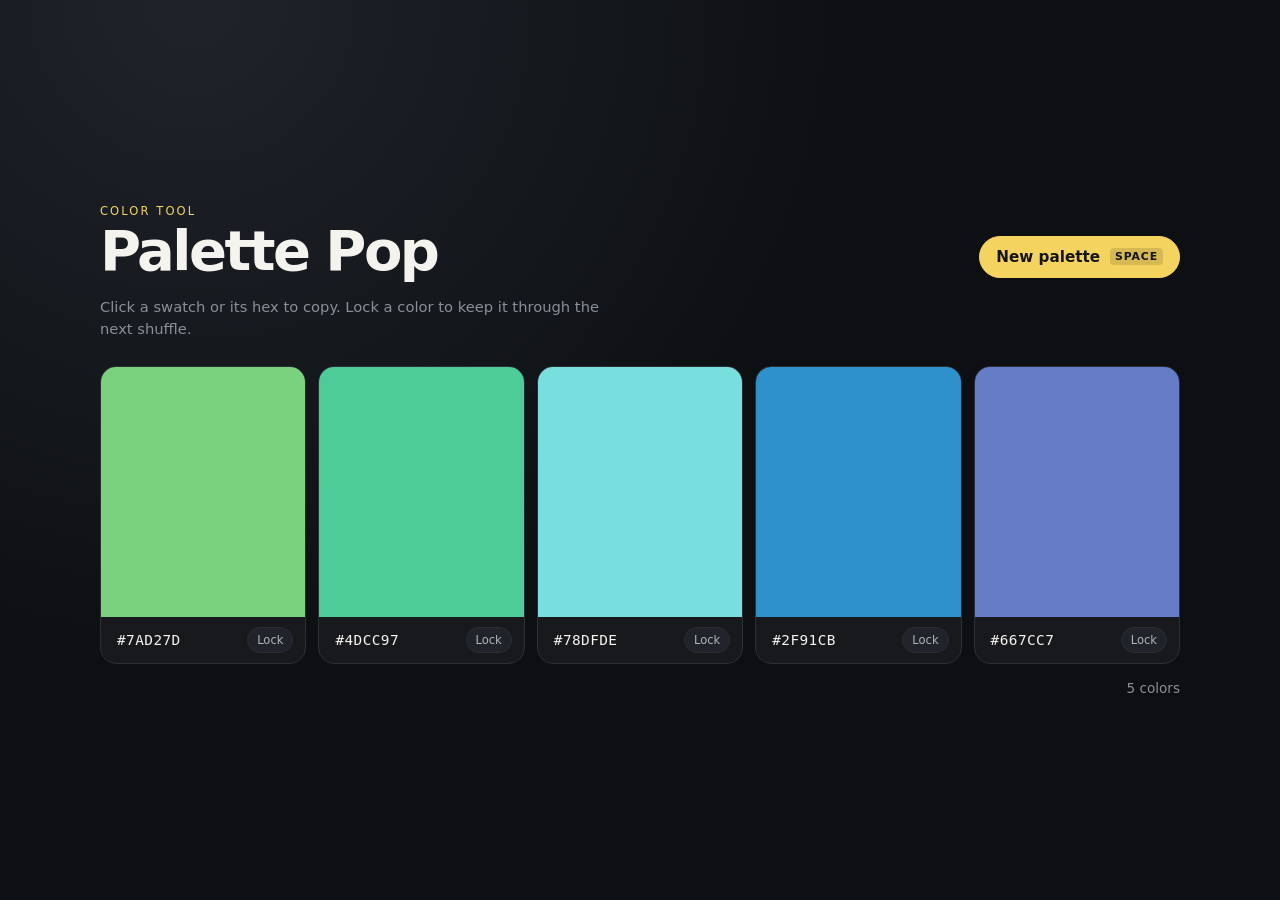
<file: 21-palette/index.html>
<!DOCTYPE html>
<html lang="en">
<head>
  <meta charset="utf-8">
  <meta name="viewport" content="width=device-width, initial-scale=1">
  <title>Palette Pop - color palette generator</title>
  <link rel="stylesheet" href="style.css">
</head>
<body>
  <main class="app">
    <header class="top">
      <div>
        <p class="eyebrow">Color tool</p>
        <h1>Palette Pop</h1>
      </div>
      <button id="generate-btn" class="primary" type="button">
        New palette <kbd>space</kbd>
      </button>
    </header>

    <p class="hint">
      Click a swatch or its hex to copy. Lock a color to keep it through the
      next shuffle.
    </p>

    <section id="palette" class="palette" aria-label="Generated color palette"></section>

    <footer class="foot">
      <span id="toast" class="toast" role="status" aria-live="polite"></span>
      <span class="count">5 colors</span>
    </footer>
  </main>
  <script src="app.js"></script>
</body>
</html>
</file>
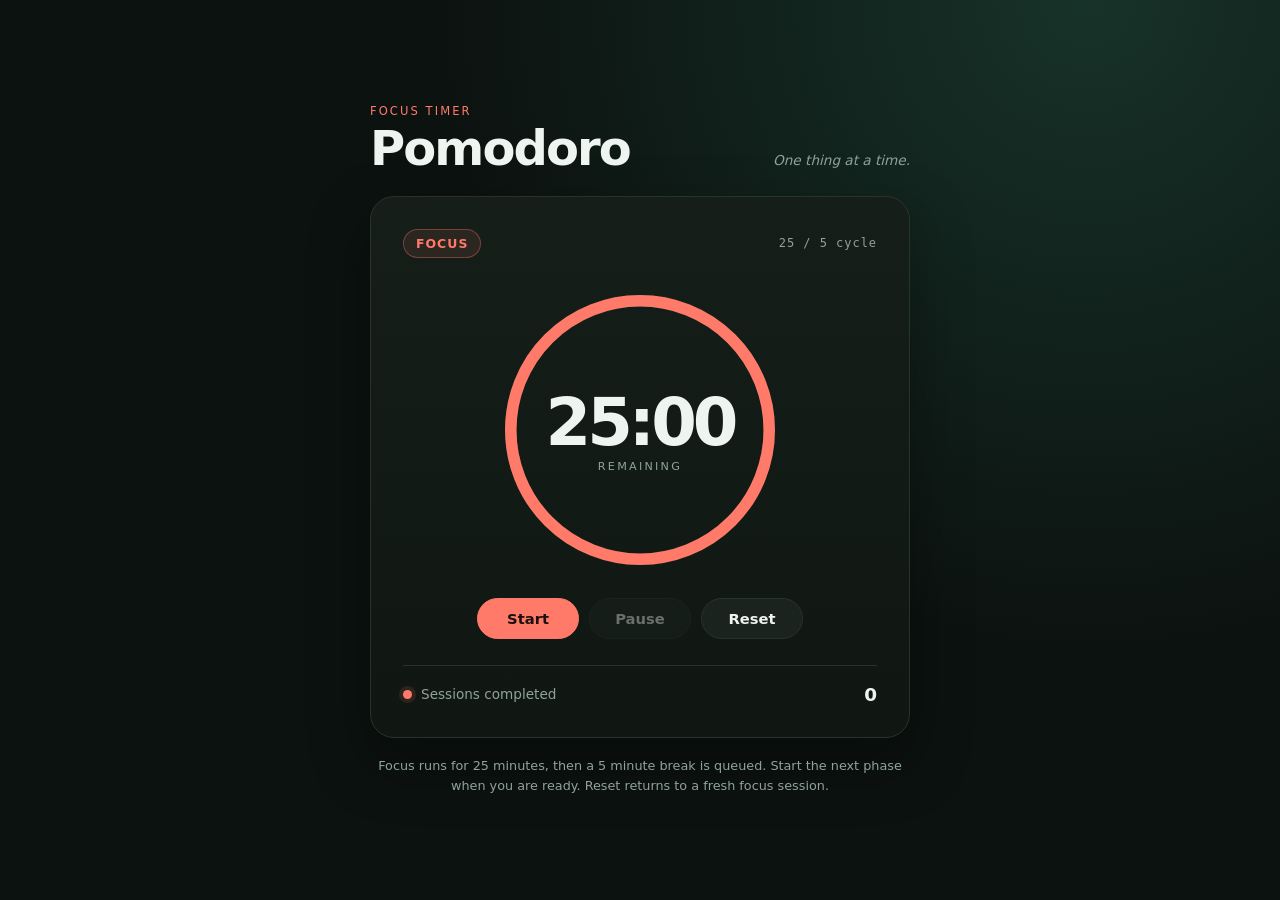
<file: 22-pomodoro/index.html>
<!DOCTYPE html>
<html lang="en">
<head>
  <meta charset="utf-8">
  <meta name="viewport" content="width=device-width, initial-scale=1">
  <title>Pomodoro - focus timer</title>
  <link rel="stylesheet" href="style.css">
</head>
<body>
  <main class="app">
    <header class="top">
      <div>
        <p class="eyebrow">Focus timer</p>
        <h1>Pomodoro</h1>
      </div>
      <p class="phrase">One thing at a time.</p>
    </header>

    <section id="timer-card" class="timer-card" data-phase="work">
      <div class="phase-row">
        <span id="mode" class="phase" aria-live="polite">Focus</span>
        <span class="cycle">25 / 5 cycle</span>
      </div>

      <div class="dial">
        <svg class="ring" viewBox="0 0 260 260" aria-hidden="true">
          <circle class="ring-bg" cx="130" cy="130" r="112"></circle>
          <circle id="ring-progress" class="ring-progress" cx="130" cy="130" r="112"></circle>
        </svg>
        <div class="readout">
          <span id="time" role="timer" aria-live="off">25:00</span>
          <span class="caption">remaining</span>
        </div>
      </div>

      <div class="controls">
        <button id="start" class="primary" type="button">Start</button>
        <button id="pause" class="ghost" type="button" disabled>Pause</button>
        <button id="reset" class="ghost" type="button">Reset</button>
      </div>

      <div class="session-row">
        <span class="marker" aria-hidden="true"></span>
        <span>Sessions completed</span>
        <strong id="session-count">0</strong>
      </div>
    </section>

    <p class="note">
      Focus runs for 25 minutes, then a 5 minute break is queued. Start the next
      phase when you are ready. Reset returns to a fresh focus session.
    </p>
  </main>
  <script src="app.js"></script>
</body>
</html>
</file>
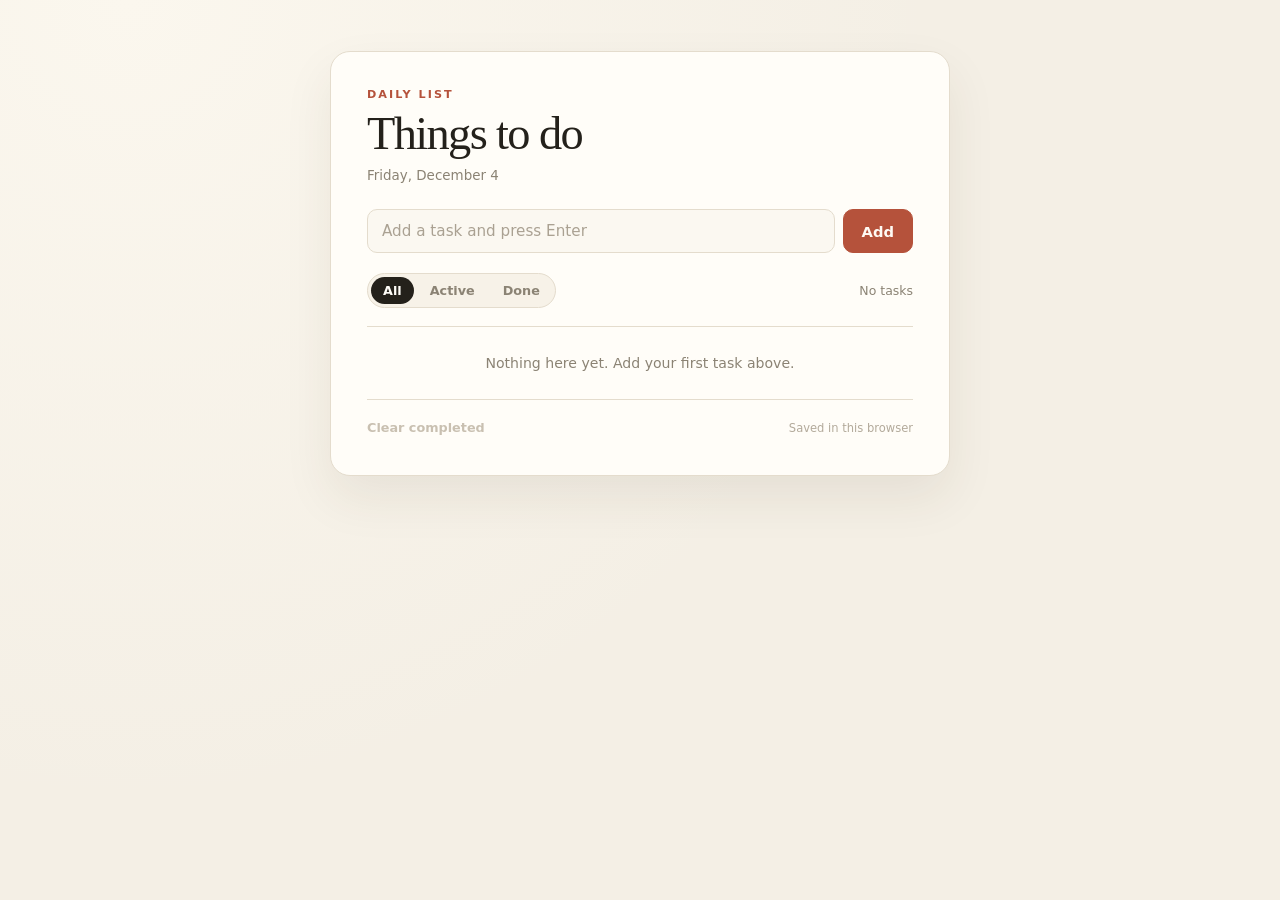
<file: 23-todo/index.html>
<!DOCTYPE html>
<html lang="en">
<head>
  <meta charset="utf-8">
  <meta name="viewport" content="width=device-width, initial-scale=1">
  <title>Things to do - local todo list</title>
  <link rel="stylesheet" href="style.css">
</head>
<body>
  <main class="app">
    <header class="top">
      <p class="eyebrow">Daily list</p>
      <h1>Things to do</h1>
      <p id="today" class="today"></p>
    </header>

    <form id="todo-form" class="composer" autocomplete="off">
      <label class="sr-only" for="todo-input">New task</label>
      <input id="todo-input" type="text" maxlength="120" required
             placeholder="Add a task and press Enter">
      <button class="add" type="submit">Add</button>
    </form>

    <div class="toolbar">
      <div class="filters" role="group" aria-label="Filter tasks">
        <button id="filter-all" type="button" class="active" data-filter="all"
                aria-pressed="true">All</button>
        <button id="filter-active" type="button" data-filter="active"
                aria-pressed="false">Active</button>
        <button id="filter-done" type="button" data-filter="done"
                aria-pressed="false">Done</button>
      </div>
      <span id="item-count" class="count">No tasks</span>
    </div>

    <ul id="todo-list" class="list" aria-label="Tasks"></ul>

    <footer class="foot">
      <button id="clear-done" class="clear" type="button" disabled>Clear completed</button>
      <span class="save-note">Saved in this browser</span>
    </footer>
  </main>
  <script src="app.js"></script>
</body>
</html>
</file>
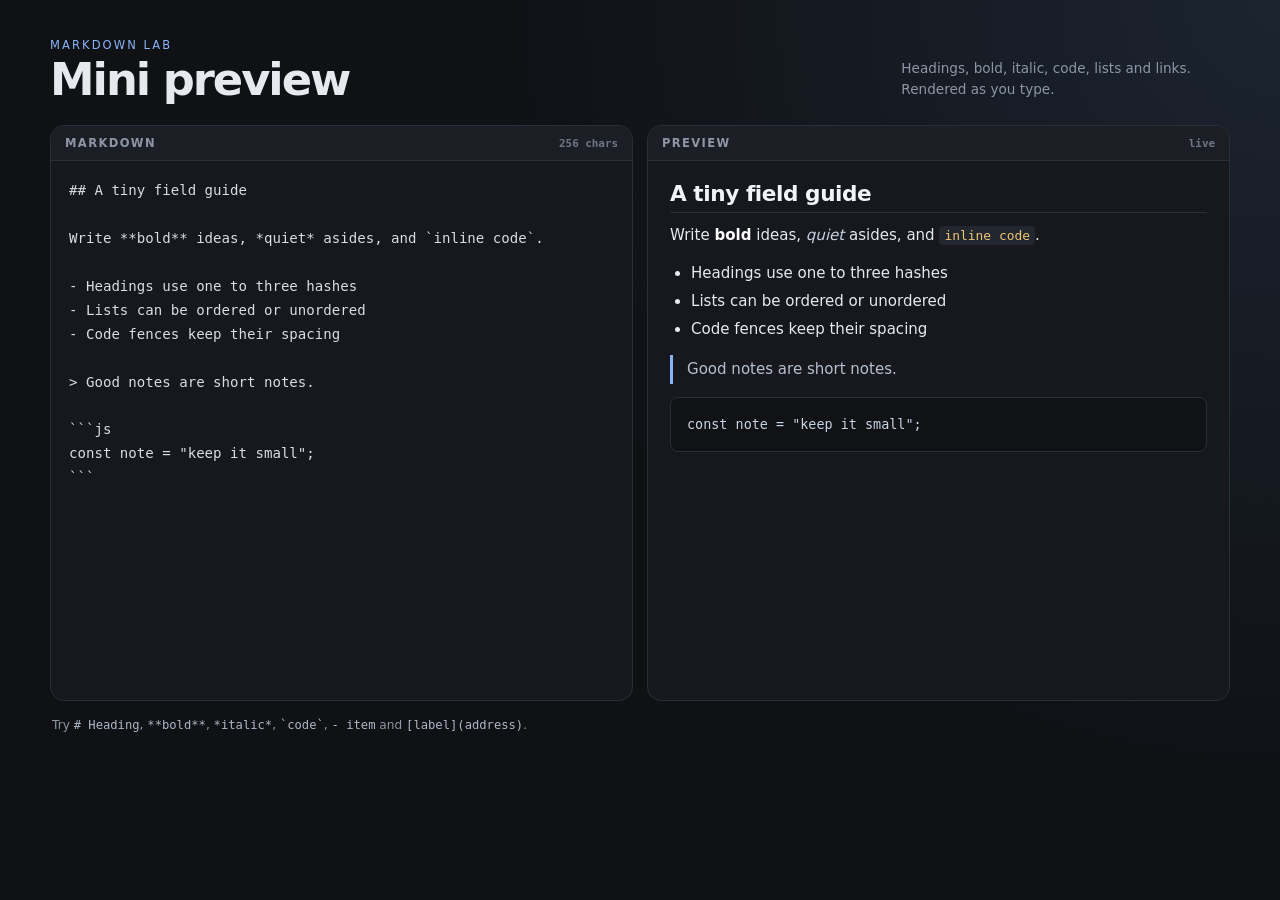
<file: 24-md-preview/index.html>
<!DOCTYPE html>
<html lang="en">
<head>
  <meta charset="utf-8">
  <meta name="viewport" content="width=device-width, initial-scale=1">
  <title>Mini Markdown - live preview</title>
  <link rel="stylesheet" href="style.css">
</head>
<body>
  <main class="app">
    <header class="top">
      <div>
        <p class="eyebrow">Markdown lab</p>
        <h1>Mini preview</h1>
      </div>
      <p class="hint">Headings, bold, italic, code, lists and links. Rendered as you type.</p>
    </header>

    <section class="editor-grid">
      <div class="pane">
        <div class="pane-head">
          <span>Markdown</span>
          <span id="char-count" class="meta">0 chars</span>
        </div>
        <textarea id="editor" spellcheck="false" aria-label="Markdown source">## A tiny field guide

Write **bold** ideas, *quiet* asides, and `inline code`.

- Headings use one to three hashes
- Lists can be ordered or unordered
- Code fences keep their spacing

> Good notes are short notes.

```js
const note = "keep it small";
```</textarea>
      </div>

      <div class="pane">
        <div class="pane-head">
          <span>Preview</span>
          <span class="meta">live</span>
        </div>
        <div id="preview" class="preview" aria-live="polite"></div>
      </div>
    </section>

    <p class="foot">
      Try <code># Heading</code>, <code>**bold**</code>, <code>*italic*</code>,
      <code>`code`</code>, <code>- item</code> and <code>[label](address)</code>.
    </p>
  </main>
  <script src="app.js"></script>
</body>
</html>
</file>
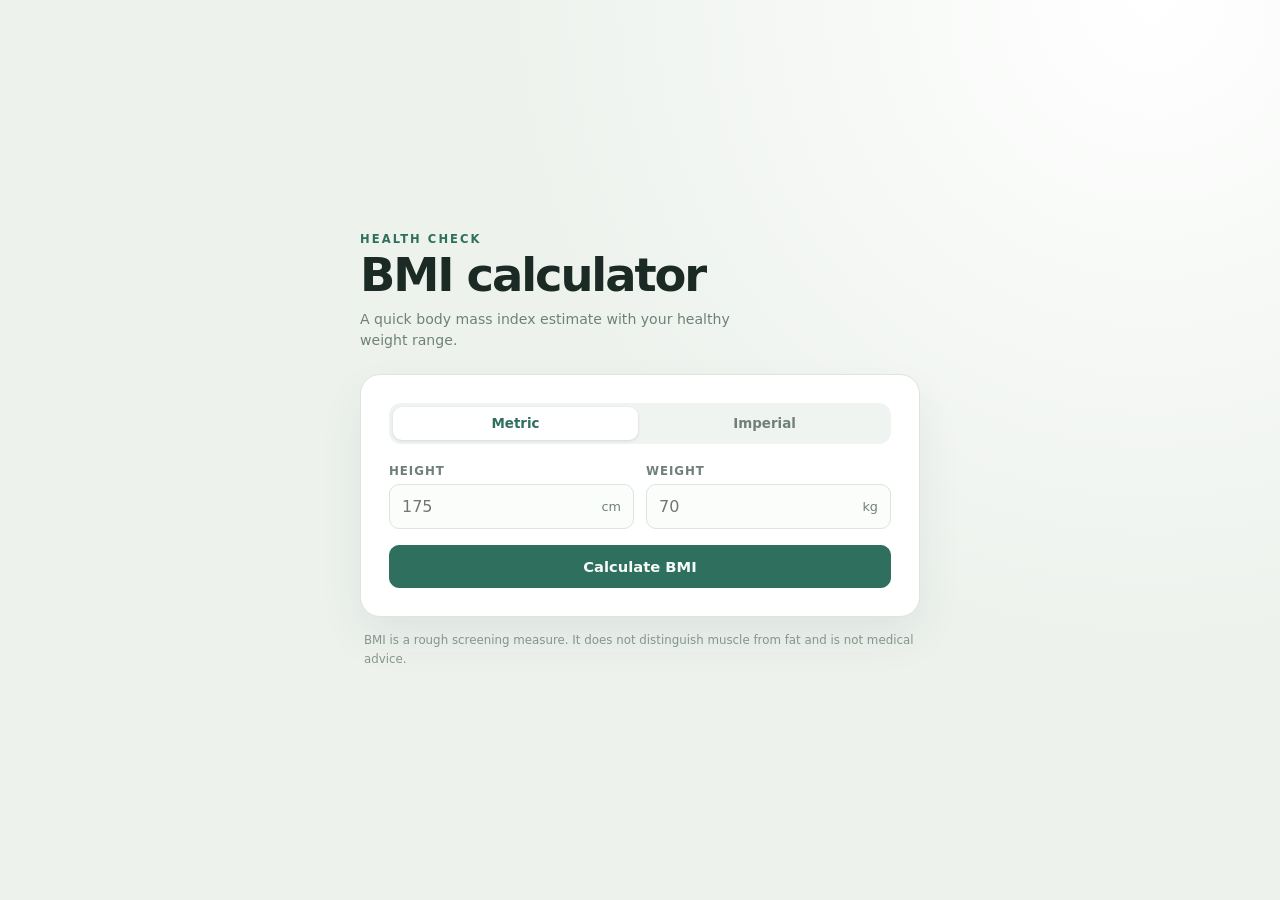
<file: 25-bmi/index.html>
<!DOCTYPE html>
<html lang="en">
<head>
  <meta charset="utf-8">
  <meta name="viewport" content="width=device-width, initial-scale=1">
  <title>BMI calculator</title>
  <link rel="stylesheet" href="style.css">
</head>
<body>
  <main class="app">
    <header class="top">
      <p class="eyebrow">Health check</p>
      <h1>BMI calculator</h1>
      <p class="lede">A quick body mass index estimate with your healthy weight range.</p>
    </header>

    <section class="card">
      <div class="switch" role="radiogroup" aria-label="Unit system">
        <label class="seg">
          <input type="radio" name="units" id="unit-metric" value="metric" checked>
          <span>Metric</span>
        </label>
        <label class="seg">
          <input type="radio" name="units" id="unit-imperial" value="imperial">
          <span>Imperial</span>
        </label>
      </div>

      <form id="bmi-form" novalidate>
        <div class="fields">
          <label class="field" for="height">
            <span class="label">Height</span>
            <span class="input-wrap">
              <input id="height" type="number" inputmode="decimal" step="any"
                     min="1" placeholder="175" autocomplete="off">
              <span id="height-unit" class="unit">cm</span>
            </span>
          </label>

          <label class="field" for="weight">
            <span class="label">Weight</span>
            <span class="input-wrap">
              <input id="weight" type="number" inputmode="decimal" step="any"
                     min="1" placeholder="70" autocomplete="off">
              <span id="weight-unit" class="unit">kg</span>
            </span>
          </label>
        </div>

        <p id="error" class="error" role="alert" hidden></p>
        <button class="primary" type="submit">Calculate BMI</button>
      </form>

      <section id="result" class="result" aria-live="polite" hidden>
        <div class="score">
          <span id="bmi-value">0.0</span>
          <span class="score-label">BMI</span>
        </div>
        <div class="summary">
          <h2 id="bmi-category" class="badge">Normal weight</h2>
          <p id="healthy-range" class="range"></p>
        </div>
        <div class="scale" aria-hidden="true">
          <div class="scale-track">
            <span id="scale-marker" class="marker"></span>
          </div>
          <div class="scale-labels">
            <span>18.5</span>
            <span>25</span>
            <span>30</span>
          </div>
        </div>
      </section>
    </section>

    <p class="fine">BMI is a rough screening measure. It does not distinguish muscle from fat and is not medical advice.</p>
  </main>
  <script src="app.js"></script>
</body>
</html>
</file>
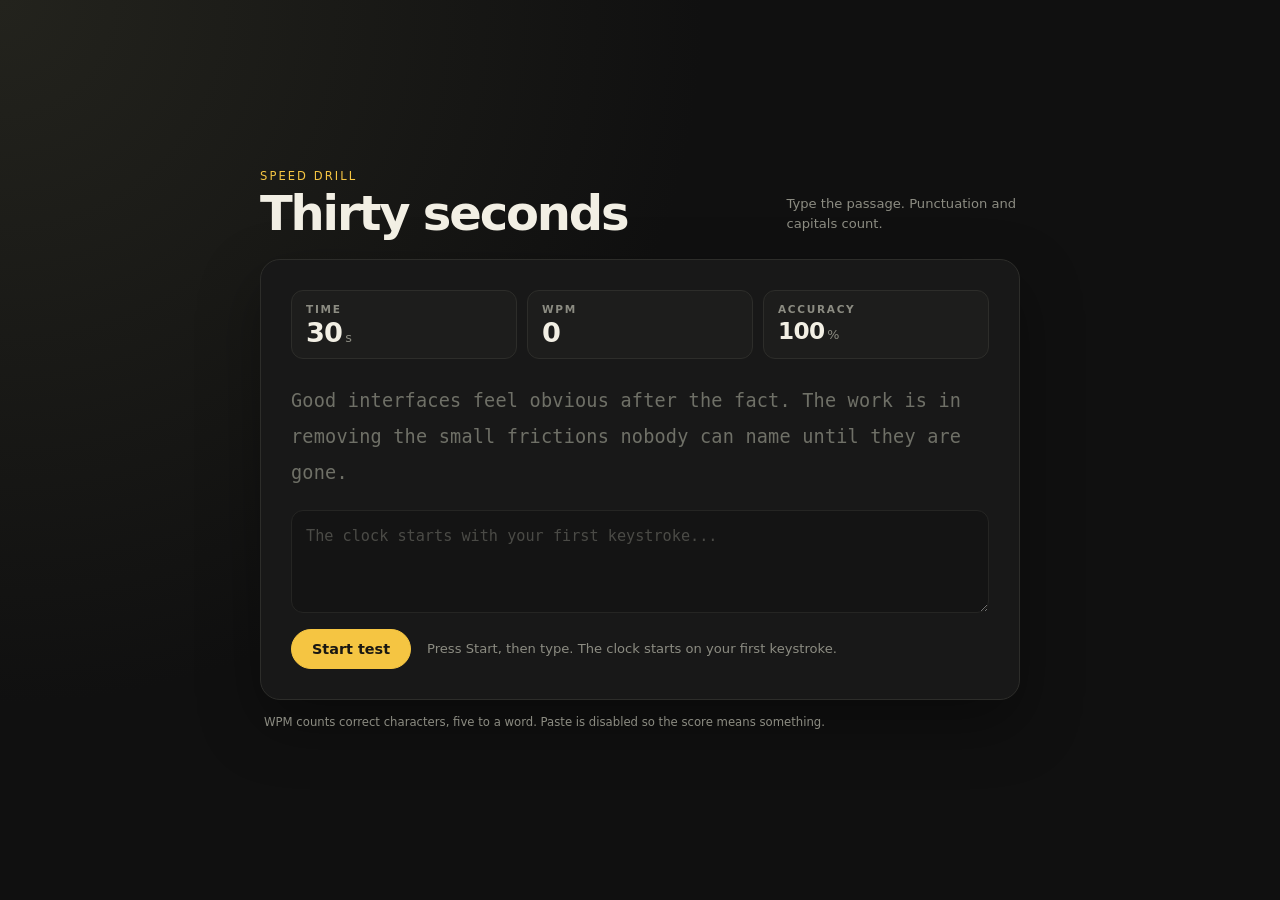
<file: 26-typing-test/index.html>
<!DOCTYPE html>
<html lang="en">
<head>
  <meta charset="utf-8">
  <meta name="viewport" content="width=device-width, initial-scale=1">
  <title>30 second typing test</title>
  <link rel="stylesheet" href="style.css">
</head>
<body>
  <main class="app">
    <header class="top">
      <div>
        <p class="eyebrow">Speed drill</p>
        <h1>Thirty seconds</h1>
      </div>
      <p class="hint">Type the passage. Punctuation and capitals count.</p>
    </header>

    <section class="card">
      <div class="stats">
        <div class="stat">
          <span class="stat-label">Time</span>
          <span class="stat-value"><strong id="time">30</strong><span class="unit">s</span></span>
        </div>
        <div class="stat">
          <span class="stat-label">WPM</span>
          <span class="stat-value"><strong id="wpm">0</strong></span>
        </div>
        <div class="stat">
          <span class="stat-label">Accuracy</span>
          <span class="stat-value"><strong id="accuracy">100</strong><span class="unit">%</span></span>
        </div>
      </div>

      <p id="passage" class="passage" aria-label="Passage to type"></p>

      <label class="sr-only" for="input">Your typing</label>
      <textarea id="input" rows="3" spellcheck="false" autocomplete="off"
                autocapitalize="off" placeholder="The clock starts with your first keystroke..."
                disabled></textarea>

      <div class="actions">
        <button id="start" class="primary" type="button">Start test</button>
        <p id="result" class="result" aria-live="polite">
          Press Start, then type. The clock starts on your first keystroke.
        </p>
      </div>
    </section>

    <p class="foot">WPM counts correct characters, five to a word. Paste is disabled so the score means something.</p>
  </main>
  <script src="app.js"></script>
</body>
</html>
</file>
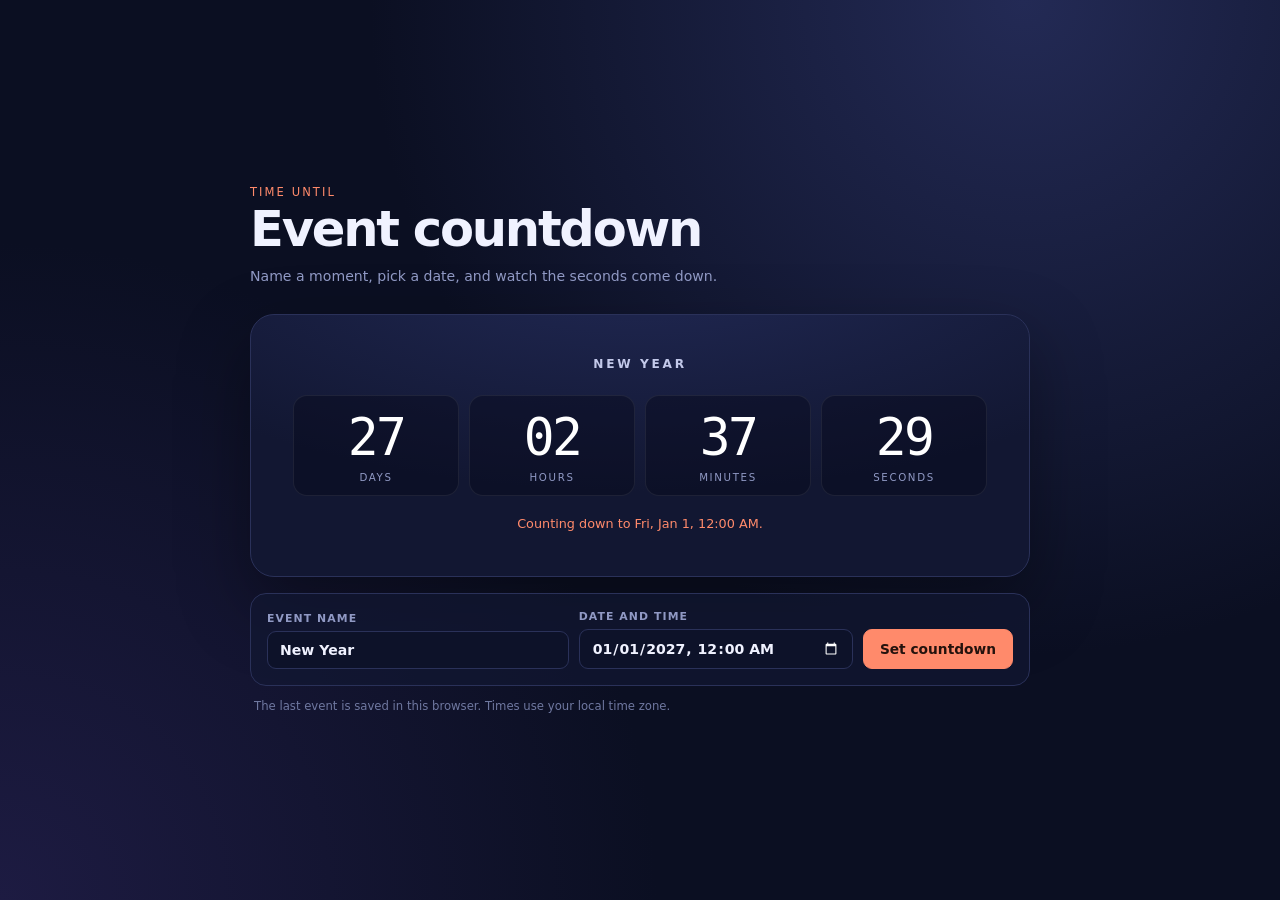
<file: 27-countdown/index.html>
<!DOCTYPE html>
<html lang="en">
<head>
  <meta charset="utf-8">
  <meta name="viewport" content="width=device-width, initial-scale=1">
  <title>Event countdown</title>
  <link rel="stylesheet" href="style.css">
</head>
<body>
  <main class="app">
    <header class="top">
      <p class="eyebrow">Time until</p>
      <h1>Event countdown</h1>
      <p class="lede">Name a moment, pick a date, and watch the seconds come down.</p>
    </header>

    <section class="board" aria-live="polite">
      <p id="event-title" class="event-title">New Year</p>
      <div class="units">
        <div class="unit">
          <span id="days" class="number">00</span>
          <span class="label">days</span>
        </div>
        <div class="unit">
          <span id="hours" class="number">00</span>
          <span class="label">hours</span>
        </div>
        <div class="unit">
          <span id="minutes" class="number">00</span>
          <span class="label">minutes</span>
        </div>
        <div class="unit">
          <span id="seconds" class="number">00</span>
          <span class="label">seconds</span>
        </div>
      </div>
      <p id="message" class="message">Counting down.</p>
    </section>

    <form id="countdown-form" class="controls" autocomplete="off" novalidate>
      <label class="field" for="event-name">
        <span>Event name</span>
        <input id="event-name" type="text" maxlength="40" placeholder="New Year">
      </label>

      <label class="field" for="target-date">
        <span>Date and time</span>
        <input id="target-date" type="datetime-local" required>
      </label>

      <button id="start" class="primary" type="submit">Set countdown</button>
      <p id="error" class="error" role="alert" hidden></p>
    </form>

    <p class="hint">The last event is saved in this browser. Times use your local time zone.</p>
  </main>
  <script src="app.js"></script>
</body>
</html>
</file>
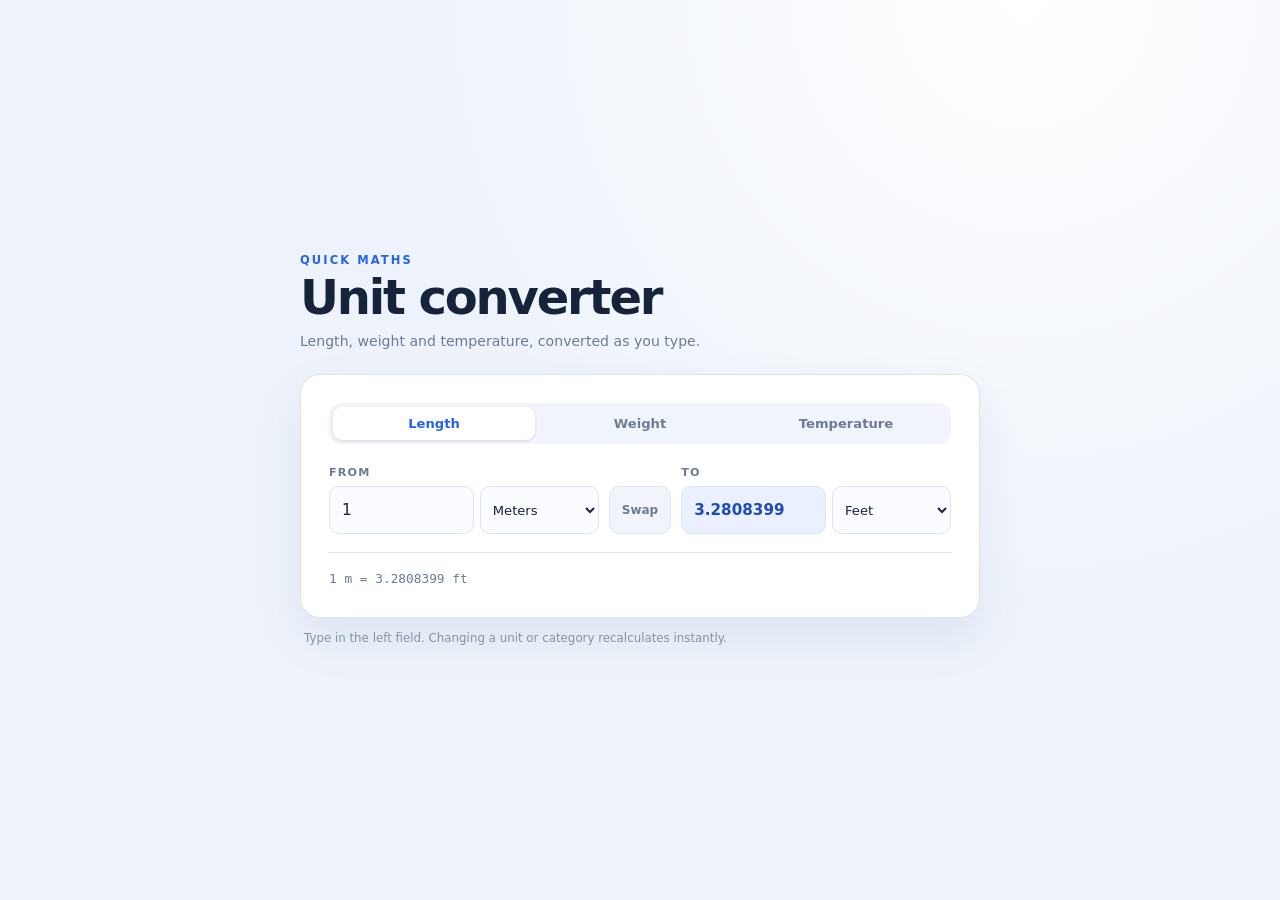
<file: 28-unit-convert-web/index.html>
<!DOCTYPE html>
<html lang="en">
<head>
  <meta charset="utf-8">
  <meta name="viewport" content="width=device-width, initial-scale=1">
  <title>Unit converter - length, weight, temperature</title>
  <link rel="stylesheet" href="style.css">
</head>
<body>
  <main class="app">
    <header class="top">
      <p class="eyebrow">Quick maths</p>
      <h1>Unit converter</h1>
      <p class="lede">Length, weight and temperature, converted as you type.</p>
    </header>

    <section class="card">
      <div class="tabs" role="tablist" aria-label="Conversion category">
        <button class="tab active" type="button" data-category="length"
                role="tab" aria-selected="true">Length</button>
        <button class="tab" type="button" data-category="weight"
                role="tab" aria-selected="false">Weight</button>
        <button class="tab" type="button" data-category="temperature"
                role="tab" aria-selected="false">Temperature</button>
      </div>

      <div class="convert-grid">
        <label class="field" for="input-value">
          <span>From</span>
          <span class="row">
            <input id="input-value" type="number" step="any" inputmode="decimal"
                   value="1" aria-label="Value to convert">
            <select id="from-unit" aria-label="From unit"></select>
          </span>
        </label>

        <button id="swap" class="swap" type="button" aria-label="Swap units">Swap</button>

        <label class="field" for="output-value">
          <span>To</span>
          <span class="row">
            <input id="output-value" type="text" readonly aria-label="Converted value">
            <select id="to-unit" aria-label="To unit"></select>
          </span>
        </label>
      </div>

      <p id="formula" class="formula">1 meter = 3.28084 feet</p>
    </section>

    <p class="hint">Type in the left field. Changing a unit or category recalculates instantly.</p>
  </main>
  <script src="app.js"></script>
</body>
</html>
</file>
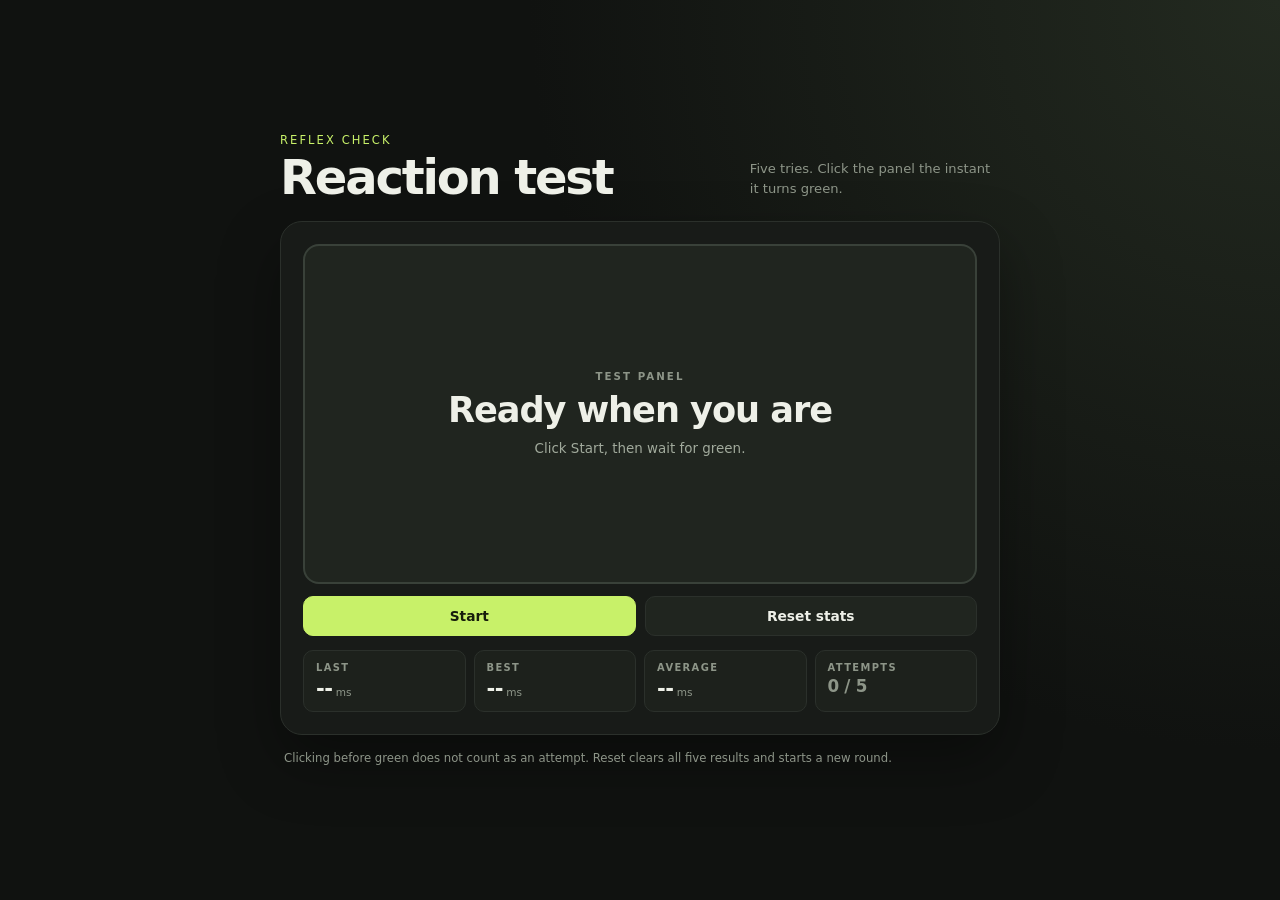
<file: 29-reaction-test/index.html>
<!DOCTYPE html>
<html lang="en">
<head>
  <meta charset="utf-8">
  <meta name="viewport" content="width=device-width, initial-scale=1">
  <title>Reaction test - five tries</title>
  <link rel="stylesheet" href="style.css">
</head>
<body>
  <main class="app">
    <header class="top">
      <div>
        <p class="eyebrow">Reflex check</p>
        <h1>Reaction test</h1>
      </div>
      <p class="hint">Five tries. Click the panel the instant it turns green.</p>
    </header>

    <section class="stage">
      <button id="arena" class="arena" type="button" data-state="idle">
        <span class="arena-kicker">Test panel</span>
        <span id="arena-label" class="arena-label">Ready when you are</span>
        <span id="message" class="arena-message">Click Start, then wait for green.</span>
      </button>

      <div class="actions">
        <button id="start" class="primary" type="button">Start</button>
        <button id="reset" class="ghost" type="button">Reset stats</button>
      </div>

      <div class="stats">
        <div class="stat">
          <span class="stat-label">Last</span>
          <span class="stat-value"><strong id="last">--</strong><small>ms</small></span>
        </div>
        <div class="stat">
          <span class="stat-label">Best</span>
          <span class="stat-value"><strong id="best">--</strong><small>ms</small></span>
        </div>
        <div class="stat">
          <span class="stat-label">Average</span>
          <span class="stat-value"><strong id="average">--</strong><small>ms</small></span>
        </div>
        <div class="stat">
          <span class="stat-label">Attempts</span>
          <span class="stat-value small"><strong id="attempts">0 / 5</strong></span>
        </div>
      </div>
    </section>

    <p class="foot">Clicking before green does not count as an attempt. Reset clears all five results and starts a new round.</p>
  </main>
  <script src="app.js"></script>
</body>
</html>
</file>
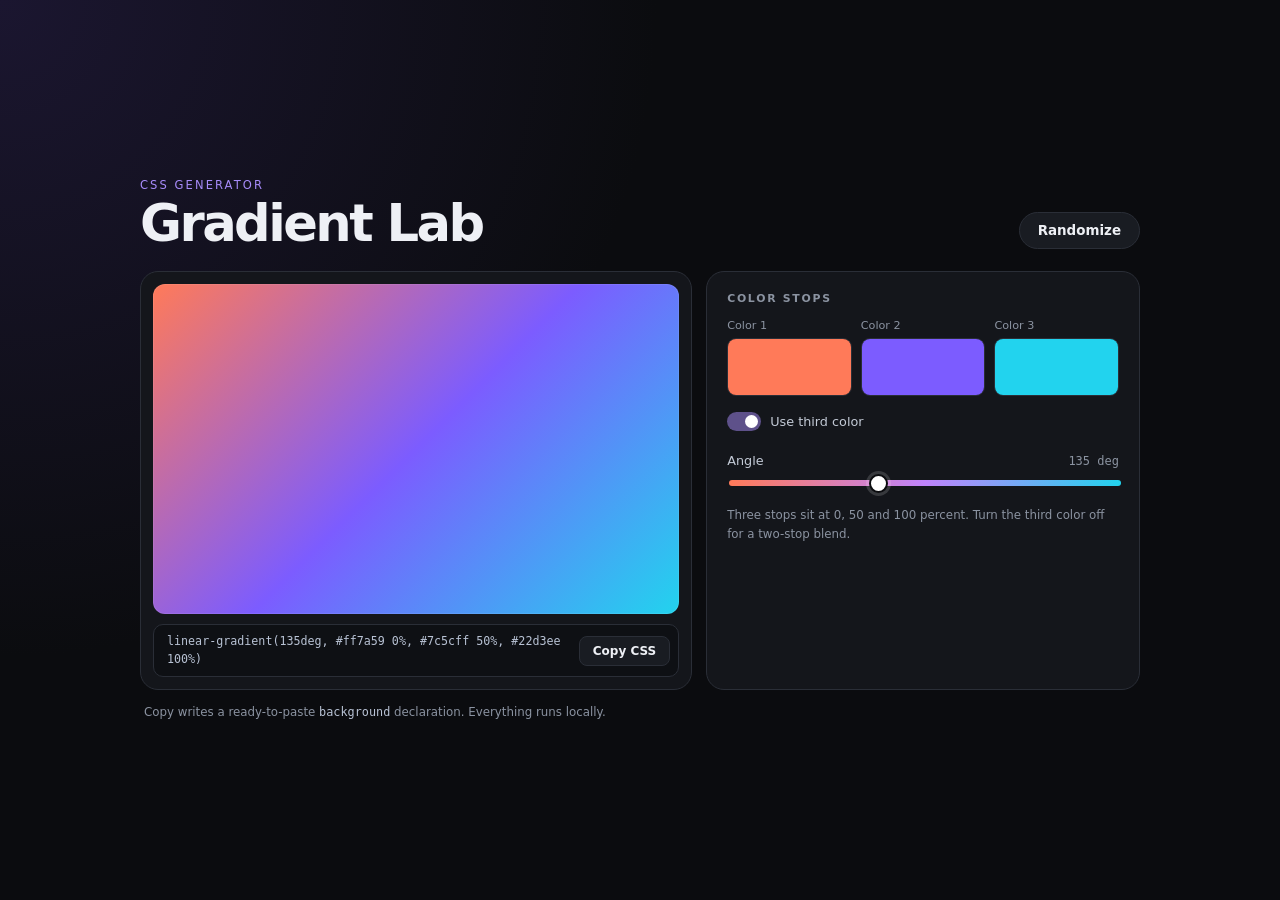
<file: 30-gradient-lab/index.html>
<!DOCTYPE html>
<html lang="en">
<head>
  <meta charset="utf-8">
  <meta name="viewport" content="width=device-width, initial-scale=1">
  <title>Gradient Lab - CSS gradient generator</title>
  <link rel="stylesheet" href="style.css">
</head>
<body>
  <main class="app">
    <header class="top">
      <div>
        <p class="eyebrow">CSS generator</p>
        <h1>Gradient Lab</h1>
      </div>
      <button id="randomize" class="ghost" type="button">Randomize</button>
    </header>

    <section class="workspace">
      <div class="preview-panel">
        <div id="preview" class="preview" role="img" aria-label="Gradient preview"></div>
        <div class="code-row">
          <code id="css-output" class="code">linear-gradient(135deg, #ff7a59 0%, #7c5cff 50%, #22d3ee 100%)</code>
          <button id="copy" class="copy" type="button">Copy CSS</button>
        </div>
        <span id="copy-status" class="sr-only" role="status" aria-live="polite"></span>
      </div>

      <div class="controls">
        <p class="controls-title">Color stops</p>

        <div class="stops">
          <label class="stop">
            <span class="stop-label">Color 1</span>
            <span class="color-box"><input id="color1" type="color" value="#ff7a59"></span>
          </label>
          <label class="stop">
            <span class="stop-label">Color 2</span>
            <span class="color-box"><input id="color2" type="color" value="#7c5cff"></span>
          </label>
          <label class="stop">
            <span class="stop-label">Color 3</span>
            <span class="color-box"><input id="color3" type="color" value="#22d3ee"></span>
          </label>
        </div>

        <label class="toggle">
          <input id="use-third" type="checkbox" checked>
          <span>Use third color</span>
        </label>

        <label class="angle-head" for="angle">
          <span>Angle</span>
          <span class="angle-value"><output id="angle-value" for="angle">135</output> deg</span>
        </label>
        <input id="angle" type="range" min="0" max="360" step="1" value="135"
               aria-label="Gradient angle in degrees">

        <p class="controls-note">Three stops sit at 0, 50 and 100 percent. Turn the third color off for a two-stop blend.</p>
      </div>
    </section>

    <p class="foot">Copy writes a ready-to-paste <code>background</code> declaration. Everything runs locally.</p>
  </main>
  <script src="app.js"></script>
</body>
</html>
</file>
<file: 21-palette/style.css>
:root {
  --bg: #0d0f12;
  --panel: #17191d;
  --line: #2a2e35;
  --ink: #f5f3ee;
  --muted: #8a8f98;
  --accent: #f4d35e;
}

* {
  box-sizing: border-box;
}

body {
  margin: 0;
  min-height: 100svh;
  display: grid;
  place-items: center;
  padding: clamp(18px, 4vw, 48px);
  color: var(--ink);
  font-family: ui-sans-serif, system-ui, -apple-system, "Segoe UI", sans-serif;
  background: var(--bg);
  background-image: radial-gradient(circle at 15% 0%, #1f242b 0%, transparent 48%);
}

.app {
  width: min(1080px, 100%);
}

.top {
  display: flex;
  align-items: flex-end;
  justify-content: space-between;
  gap: 24px;
  flex-wrap: wrap;
}

.eyebrow {
  margin: 0 0 6px;
  font-size: 0.72rem;
  letter-spacing: 0.18em;
  text-transform: uppercase;
  color: var(--accent);
}

h1 {
  margin: 0;
  font-size: clamp(2.1rem, 6vw, 3.5rem);
  line-height: 0.95;
  letter-spacing: -0.045em;
}

.primary {
  display: inline-flex;
  align-items: center;
  gap: 10px;
  border: 1px solid var(--accent);
  border-radius: 999px;
  padding: 11px 16px;
  background: var(--accent);
  color: #151515;
  font: inherit;
  font-size: 0.95rem;
  font-weight: 650;
  cursor: pointer;
}

.primary:hover {
  filter: brightness(1.06);
}

.primary kbd {
  padding: 2px 5px;
  border-radius: 4px;
  background: rgba(0, 0, 0, 0.12);
  font-family: inherit;
  font-size: 0.68rem;
  letter-spacing: 0.08em;
  text-transform: uppercase;
}

.hint {
  margin: 18px 0 0;
  max-width: 56ch;
  color: var(--muted);
  font-size: 0.92rem;
  line-height: 1.5;
}

.palette {
  display: grid;
  grid-template-columns: repeat(5, minmax(0, 1fr));
  gap: 12px;
  margin-top: 26px;
}

.card {
  overflow: hidden;
  border: 1px solid var(--line);
  border-radius: 16px;
  background: var(--panel);
  transition: transform 0.2s ease, border-color 0.2s ease;
}

.card:hover {
  transform: translateY(-3px);
  border-color: #3b414b;
}

.card.is-locked {
  border-color: var(--accent);
}

.swatch {
  display: block;
  width: 100%;
  height: clamp(150px, 24vw, 250px);
  padding: 0;
  border: 0;
  cursor: pointer;
}

.meta {
  display: flex;
  align-items: center;
  justify-content: space-between;
  gap: 8px;
  padding: 10px 12px;
}

.hex {
  padding: 4px;
  border: 0;
  background: none;
  color: var(--ink);
  font-family: ui-monospace, SFMono-Regular, Menlo, monospace;
  font-size: 0.9rem;
  letter-spacing: 0.03em;
  cursor: pointer;
}

.lock {
  padding: 5px 9px;
  border: 1px solid var(--line);
  border-radius: 999px;
  background: #20242a;
  color: #aeb4bd;
  font: inherit;
  font-size: 0.72rem;
  cursor: pointer;
}

.card.is-locked .lock {
  border-color: var(--accent);
  background: var(--accent);
  color: #151515;
  font-weight: 650;
}

.foot {
  display: flex;
  justify-content: space-between;
  gap: 16px;
  margin-top: 16px;
  color: var(--muted);
  font-size: 0.85rem;
}

.toast {
  color: var(--accent);
  opacity: 0;
  transform: translateY(4px);
  transition: opacity 0.18s ease, transform 0.18s ease;
}

.toast.show {
  opacity: 1;
  transform: none;
}

:focus-visible {
  outline: 2px solid var(--accent);
  outline-offset: 2px;
}

@media (max-width: 820px) {
  .palette {
    grid-template-columns: repeat(2, minmax(0, 1fr));
  }

  .swatch {
    height: 150px;
  }
}

@media (max-width: 460px) {
  .palette {
    grid-template-columns: 1fr;
  }

  .swatch {
    height: 120px;
  }

  .primary {
    width: 100%;
    justify-content: center;
  }
}

@media (prefers-reduced-motion: reduce) {
  * {
    transition: none !important;
  }

  .card:hover {
    transform: none;
  }
}
</file>
<file: 22-pomodoro/style.css>
:root {
  --bg: #0c1210;
  --card: #131b17;
  --line: #26342c;
  --text: #eef4ef;
  --muted: #8fa398;
  --accent: #ff7a68;
  --break: #7dd6b3;
}

* {
  box-sizing: border-box;
}

body {
  margin: 0;
  min-height: 100svh;
  display: grid;
  place-items: center;
  padding: clamp(18px, 4vw, 48px);
  color: var(--text);
  font-family: ui-sans-serif, system-ui, -apple-system, "Segoe UI", sans-serif;
  background: var(--bg);
  background-image: radial-gradient(circle at 85% 0%, #173229 0%, transparent 46%);
}

.app {
  width: min(540px, 100%);
}

.top {
  display: flex;
  align-items: flex-end;
  justify-content: space-between;
  gap: 20px;
  margin-bottom: 24px;
}

.eyebrow {
  margin: 0 0 6px;
  color: var(--accent);
  font-size: 0.72rem;
  letter-spacing: 0.18em;
  text-transform: uppercase;
}

h1 {
  margin: 0;
  font-size: clamp(2rem, 6vw, 3rem);
  line-height: 1;
  letter-spacing: -0.04em;
}

.phrase {
  margin: 0 0 4px;
  color: var(--muted);
  font-size: 0.85rem;
  font-style: italic;
}

.timer-card {
  padding: clamp(20px, 4vw, 32px);
  border: 1px solid var(--line);
  border-radius: 24px;
  background: linear-gradient(180deg, #151e19 0%, #101713 100%);
  box-shadow: 0 24px 60px rgba(0, 0, 0, 0.35);
}

.phase-row {
  display: flex;
  align-items: center;
  justify-content: space-between;
  gap: 12px;
}

.phase {
  padding: 6px 12px;
  border: 1px solid rgba(255, 122, 104, 0.35);
  border-radius: 999px;
  background: rgba(255, 122, 104, 0.1);
  color: var(--accent);
  font-size: 0.78rem;
  font-weight: 650;
  letter-spacing: 0.08em;
  text-transform: uppercase;
}

.timer-card[data-phase="break"] .phase {
  border-color: rgba(125, 214, 179, 0.35);
  background: rgba(125, 214, 179, 0.1);
  color: var(--break);
}

.cycle {
  color: var(--muted);
  font-family: ui-monospace, SFMono-Regular, Menlo, monospace;
  font-size: 0.75rem;
  letter-spacing: 0.08em;
}

.dial {
  position: relative;
  width: min(300px, 76vw);
  aspect-ratio: 1;
  margin: 22px auto 10px;
}

.ring {
  width: 100%;
  height: 100%;
  transform: rotate(-90deg);
}

.ring-bg,
.ring-progress {
  fill: none;
  stroke-width: 10;
}

.ring-bg {
  stroke: #26312b;
}

.ring-progress {
  stroke: var(--accent);
  stroke-linecap: round;
  transition: stroke-dashoffset 0.25s linear, stroke 0.3s ease;
}

.timer-card[data-phase="break"] .ring-progress {
  stroke: var(--break);
}

.readout {
  position: absolute;
  inset: 0;
  display: flex;
  flex-direction: column;
  align-items: center;
  justify-content: center;
  gap: 4px;
}

#time {
  font-size: clamp(3rem, 11vw, 4.1rem);
  font-weight: 650;
  font-variant-numeric: tabular-nums;
  letter-spacing: -0.06em;
  line-height: 1;
}

.caption {
  color: var(--muted);
  font-size: 0.7rem;
  letter-spacing: 0.2em;
  text-transform: uppercase;
}

.controls {
  display: flex;
  gap: 10px;
  justify-content: center;
  flex-wrap: wrap;
  margin-top: 14px;
}

button {
  font: inherit;
  cursor: pointer;
}

.primary,
.ghost {
  min-width: 102px;
  padding: 11px 20px;
  border-radius: 999px;
  font-size: 0.92rem;
  font-weight: 650;
  transition: transform 0.15s ease, background 0.15s ease, opacity 0.15s ease;
}

.primary {
  border: 1px solid var(--accent);
  background: var(--accent);
  color: #1a100e;
}

.ghost {
  border: 1px solid var(--line);
  background: #1a231e;
  color: var(--text);
}

.primary:hover,
.ghost:hover:not(:disabled) {
  transform: translateY(-1px);
}

.ghost:hover:not(:disabled) {
  background: #223029;
}

button:disabled {
  cursor: not-allowed;
  opacity: 0.4;
}

.session-row {
  display: flex;
  align-items: center;
  gap: 9px;
  margin-top: 26px;
  padding-top: 18px;
  border-top: 1px solid var(--line);
  color: var(--muted);
  font-size: 0.85rem;
}

.session-row strong {
  margin-left: auto;
  color: var(--text);
  font-size: 1.15rem;
  font-variant-numeric: tabular-nums;
}

.marker {
  width: 9px;
  height: 9px;
  border-radius: 50%;
  background: var(--accent);
  box-shadow: 0 0 0 4px rgba(255, 122, 104, 0.12);
}

.timer-card[data-phase="break"] .marker {
  background: var(--break);
  box-shadow: 0 0 0 4px rgba(125, 214, 179, 0.12);
}

.note {
  margin: 18px 4px 0;
  color: var(--muted);
  font-size: 0.8rem;
  line-height: 1.6;
  text-align: center;
}

:focus-visible {
  outline: 2px solid var(--break);
  outline-offset: 3px;
}

@media (max-width: 420px) {
  .top {
    align-items: flex-start;
    flex-direction: column;
    gap: 6px;
  }

  .phrase {
    margin-top: 4px;
  }

  .controls {
    display: grid;
    grid-template-columns: repeat(3, 1fr);
  }

  .primary,
  .ghost {
    min-width: 0;
    padding-inline: 10px;
  }
}

@media (prefers-reduced-motion: reduce) {
  * {
    transition: none !important;
  }
}
</file>
<file: 23-todo/style.css>
:root {
  --paper: #f4efe5;
  --card: #fffdf8;
  --ink: #24211b;
  --muted: #8b8374;
  --line: #e4dccd;
  --accent: #b5523b;
  --green: #2f5d50;
}

* {
  box-sizing: border-box;
}

body {
  margin: 0;
  min-height: 100svh;
  padding: clamp(18px, 4vw, 56px) 16px;
  color: var(--ink);
  font-family: ui-sans-serif, system-ui, -apple-system, "Segoe UI", sans-serif;
  background: var(--paper);
  background-image: radial-gradient(circle at 10% 0%, #fbf7ee 0%, transparent 55%);
}

.app {
  width: min(620px, 100%);
  margin: 0 auto;
  padding: clamp(22px, 4vw, 36px);
  border: 1px solid var(--line);
  border-radius: 20px;
  background: var(--card);
  box-shadow: 0 22px 50px rgba(60, 45, 25, 0.08);
}

.eyebrow {
  margin: 0 0 6px;
  color: var(--accent);
  font-size: 0.7rem;
  font-weight: 700;
  letter-spacing: 0.18em;
  text-transform: uppercase;
}

h1 {
  margin: 0;
  font-family: Georgia, "Times New Roman", serif;
  font-size: clamp(2.1rem, 6vw, 2.9rem);
  font-weight: 500;
  letter-spacing: -0.035em;
}

.today {
  margin: 8px 0 0;
  color: var(--muted);
  font-size: 0.84rem;
}

.composer {
  display: flex;
  gap: 8px;
  margin-top: 26px;
}

.composer input {
  flex: 1;
  min-width: 0;
  padding: 12px 14px;
  border: 1px solid var(--line);
  border-radius: 10px;
  background: #fbf8f1;
  color: var(--ink);
  font: inherit;
  font-size: 0.95rem;
}

.composer input::placeholder {
  color: #aaa192;
}

.composer input:focus {
  border-color: var(--accent);
  outline: 2px solid rgba(181, 82, 59, 0.16);
}

.add {
  padding: 12px 18px;
  border: 1px solid var(--accent);
  border-radius: 10px;
  background: var(--accent);
  color: #fffaf4;
  font: inherit;
  font-size: 0.92rem;
  font-weight: 650;
  cursor: pointer;
}

.add:hover {
  background: #9e4431;
}

.toolbar {
  display: flex;
  align-items: center;
  justify-content: space-between;
  gap: 12px;
  margin-top: 20px;
  flex-wrap: wrap;
}

.filters {
  display: inline-flex;
  gap: 4px;
  padding: 3px;
  border: 1px solid var(--line);
  border-radius: 999px;
  background: #f7f2e8;
}

.filters button {
  padding: 6px 12px;
  border: 0;
  border-radius: 999px;
  background: transparent;
  color: var(--muted);
  font: inherit;
  font-size: 0.8rem;
  font-weight: 600;
  cursor: pointer;
}

.filters button.active {
  background: var(--ink);
  color: #fffdf8;
}

.count {
  color: var(--muted);
  font-size: 0.78rem;
  font-variant-numeric: tabular-nums;
}

.list {
  margin: 18px 0 0;
  padding: 0;
  list-style: none;
  border-top: 1px solid var(--line);
}

.item {
  display: flex;
  align-items: center;
  gap: 10px;
  padding: 13px 2px;
  border-bottom: 1px solid var(--line);
}

.item-main {
  display: flex;
  align-items: flex-start;
  gap: 11px;
  flex: 1;
  min-width: 0;
  cursor: pointer;
}

.item input[type="checkbox"] {
  appearance: none;
  flex: 0 0 auto;
  width: 21px;
  height: 21px;
  margin: 1px 0 0;
  border: 1.5px solid #c8bfaf;
  border-radius: 6px;
  background: #fffdf8;
  cursor: pointer;
  position: relative;
}

.item input[type="checkbox"]:checked {
  border-color: var(--green);
  background: var(--green);
}

.item input[type="checkbox"]:checked::after {
  content: "";
  position: absolute;
  left: 6px;
  top: 2px;
  width: 5px;
  height: 10px;
  border: solid #fff;
  border-width: 0 2px 2px 0;
  transform: rotate(45deg);
}

.item input[type="checkbox"]:focus-visible {
  outline: 2px solid var(--accent);
  outline-offset: 2px;
}

.item .text {
  overflow-wrap: anywhere;
  font-size: 0.95rem;
  line-height: 1.45;
}

.item.done .text {
  color: var(--muted);
  text-decoration: line-through;
  text-decoration-color: #bdb3a2;
}

.delete {
  flex: 0 0 auto;
  padding: 4px 2px;
  border: 0;
  background: none;
  color: #a79d8d;
  font: inherit;
  font-size: 0.75rem;
  cursor: pointer;
}

.delete:hover {
  color: var(--accent);
}

.empty {
  padding: 28px 12px;
  border-bottom: 1px solid var(--line);
  color: var(--muted);
  font-size: 0.88rem;
  text-align: center;
}

.foot {
  display: flex;
  align-items: center;
  justify-content: space-between;
  gap: 12px;
  margin-top: 16px;
}

.clear {
  padding: 4px 0;
  border: 0;
  background: none;
  color: var(--accent);
  font: inherit;
  font-size: 0.8rem;
  font-weight: 600;
  cursor: pointer;
}

.clear:disabled {
  color: #c9c0b1;
  cursor: default;
}

.save-note {
  color: #b3aa9b;
  font-size: 0.72rem;
}

.sr-only {
  position: absolute;
  width: 1px;
  height: 1px;
  overflow: hidden;
  clip: rect(0 0 0 0);
  white-space: nowrap;
}

:focus-visible {
  outline: 2px solid var(--accent);
  outline-offset: 2px;
}

@media (max-width: 460px) {
  .app {
    padding: 20px 18px;
    border-radius: 14px;
  }

  .toolbar {
    align-items: flex-start;
    flex-direction: column;
  }

  .item {
    align-items: flex-start;
  }

  .delete {
    padding-top: 2px;
  }
}
</file>
<file: 24-md-preview/style.css>
:root {
  --bg: #0f1115;
  --panel: #16181d;
  --panel-soft: #1b1e24;
  --line: #2a2e37;
  --text: #e7e9ee;
  --muted: #8e96a5;
  --accent: #8ab4f8;
  --code: #f0c674;
}

* {
  box-sizing: border-box;
}

body {
  margin: 0;
  min-height: 100svh;
  padding: clamp(18px, 3vw, 40px);
  color: var(--text);
  font-family: ui-sans-serif, system-ui, -apple-system, "Segoe UI", sans-serif;
  background: var(--bg);
  background-image: radial-gradient(circle at 100% 0%, #1c2430 0%, transparent 50%);
}

.app {
  width: min(1180px, 100%);
  margin: 0 auto;
}

.top {
  display: flex;
  align-items: flex-end;
  justify-content: space-between;
  gap: 24px;
  flex-wrap: wrap;
  margin-bottom: 22px;
}

.eyebrow {
  margin: 0 0 6px;
  color: var(--accent);
  font-size: 0.72rem;
  letter-spacing: 0.18em;
  text-transform: uppercase;
}

h1 {
  margin: 0;
  font-size: clamp(1.9rem, 5vw, 2.8rem);
  line-height: 1;
  letter-spacing: -0.045em;
}

.hint {
  margin: 0 0 4px;
  max-width: 38ch;
  color: var(--muted);
  font-size: 0.85rem;
  line-height: 1.5;
}

.editor-grid {
  display: grid;
  grid-template-columns: 1fr 1fr;
  gap: 14px;
}

.pane {
  display: flex;
  flex-direction: column;
  height: min(64vh, 580px);
  min-height: 320px;
  overflow: hidden;
  border: 1px solid var(--line);
  border-radius: 14px;
  background: var(--panel);
}

.pane-head {
  display: flex;
  align-items: center;
  justify-content: space-between;
  gap: 10px;
  padding: 10px 14px;
  border-bottom: 1px solid var(--line);
  background: var(--panel-soft);
  color: var(--muted);
  font-size: 0.72rem;
  font-weight: 650;
  letter-spacing: 0.12em;
  text-transform: uppercase;
}

.meta {
  color: #6f7786;
  font-family: ui-monospace, SFMono-Regular, Menlo, monospace;
  font-size: 0.68rem;
  letter-spacing: 0;
  text-transform: none;
}

#editor {
  flex: 1;
  width: 100%;
  padding: 18px;
  border: 0;
  resize: none;
  background: transparent;
  color: #d7dce5;
  font-family: ui-monospace, SFMono-Regular, Menlo, Consolas, monospace;
  font-size: 0.88rem;
  line-height: 1.7;
  tab-size: 2;
}

#editor:focus {
  outline: 2px solid rgba(138, 180, 248, 0.55);
  outline-offset: -3px;
}

.preview {
  flex: 1;
  overflow-y: auto;
  padding: 20px 22px 28px;
  line-height: 1.65;
  font-size: 0.94rem;
}

.preview.is-empty {
  display: flex;
  align-items: center;
  justify-content: center;
  color: var(--muted);
  font-style: italic;
}

.preview > :first-child {
  margin-top: 0;
}

.preview h1,
.preview h2,
.preview h3 {
  margin: 1.3em 0 0.45em;
  line-height: 1.2;
  letter-spacing: -0.02em;
}

.preview h1 {
  font-size: 1.7rem;
}

.preview h2 {
  font-size: 1.35rem;
  color: #f1f4f9;
  padding-bottom: 5px;
  border-bottom: 1px solid var(--line);
}

.preview h3 {
  font-size: 1.08rem;
}

.preview p {
  margin: 0 0 0.9em;
}

.preview strong {
  color: #ffffff;
}

.preview em {
  color: #c8d2e2;
}

.preview a {
  color: var(--accent);
  text-decoration-thickness: 1px;
  text-underline-offset: 2px;
}

.preview code {
  padding: 2px 5px;
  border-radius: 4px;
  background: #22262e;
  color: var(--code);
  font-family: ui-monospace, SFMono-Regular, Menlo, Consolas, monospace;
  font-size: 0.86em;
}

.preview pre {
  overflow-x: auto;
  margin: 0 0 1em;
  padding: 14px 16px;
  border: 1px solid var(--line);
  border-radius: 8px;
  background: #101216;
}

.preview pre code {
  padding: 0;
  background: none;
  color: #c9d4e5;
  font-size: 0.84rem;
  line-height: 1.6;
}

.preview ul,
.preview ol {
  margin: 0 0 0.9em;
  padding-left: 1.4em;
}

.preview li {
  margin: 0.2em 0;
}

.preview blockquote {
  margin: 0 0 0.9em;
  padding: 2px 0 2px 14px;
  border-left: 3px solid var(--accent);
  color: #b6c0cf;
}

.preview hr {
  margin: 1.4em 0;
  border: 0;
  border-top: 1px solid var(--line);
}

.foot {
  margin: 14px 2px 0;
  color: var(--muted);
  font-size: 0.76rem;
  line-height: 1.7;
}

.foot code {
  color: #aeb8c8;
  font-family: ui-monospace, SFMono-Regular, Menlo, monospace;
}

@media (max-width: 780px) {
  .editor-grid {
    grid-template-columns: 1fr;
  }

  .pane {
    height: 320px;
  }
}

@media (max-width: 460px) {
  body {
    padding-inline: 14px;
  }

  .pane {
    height: 280px;
    border-radius: 10px;
  }

  #editor {
    padding: 14px;
    font-size: 0.84rem;
  }

  .preview {
    padding: 16px;
  }
}
</file>
<file: 25-bmi/style.css>
:root {
  --bg: #edf2ed;
  --card: #ffffff;
  --ink: #1c2a25;
  --muted: #708079;
  --line: #dce5df;
  --green: #2f6f5e;
  --green-soft: #e4f0ea;
  --amber: #b7791f;
  --orange: #c26a3d;
  --red: #b3453e;
}

* {
  box-sizing: border-box;
}

body {
  margin: 0;
  min-height: 100svh;
  display: grid;
  place-items: center;
  padding: clamp(18px, 4vw, 52px) 16px;
  color: var(--ink);
  font-family: ui-sans-serif, system-ui, -apple-system, "Segoe UI", sans-serif;
  background: var(--bg);
  background-image: radial-gradient(circle at 90% 0%, #ffffff 0%, transparent 45%);
}

.app {
  width: min(560px, 100%);
}

.eyebrow {
  margin: 0 0 6px;
  color: var(--green);
  font-size: 0.72rem;
  font-weight: 700;
  letter-spacing: 0.18em;
  text-transform: uppercase;
}

h1 {
  margin: 0;
  font-size: clamp(2rem, 6vw, 2.9rem);
  line-height: 1;
  letter-spacing: -0.045em;
}

.lede {
  margin: 10px 0 0;
  max-width: 44ch;
  color: var(--muted);
  font-size: 0.88rem;
  line-height: 1.55;
}

.card {
  margin-top: 22px;
  padding: clamp(18px, 4vw, 28px);
  border: 1px solid var(--line);
  border-radius: 20px;
  background: var(--card);
  box-shadow: 0 20px 45px rgba(35, 60, 50, 0.07);
}

.switch {
  display: grid;
  grid-template-columns: 1fr 1fr;
  gap: 4px;
  padding: 4px;
  border-radius: 12px;
  background: #f0f4f1;
}

.seg {
  position: relative;
  cursor: pointer;
}

.seg input {
  position: absolute;
  opacity: 0;
  pointer-events: none;
}

.seg span {
  display: block;
  padding: 9px 10px;
  border-radius: 9px;
  color: var(--muted);
  font-size: 0.84rem;
  font-weight: 650;
  text-align: center;
  transition: background 0.15s ease, color 0.15s ease;
}

.seg input:checked + span {
  background: var(--card);
  color: var(--green);
  box-shadow: 0 1px 3px rgba(30, 55, 45, 0.14);
}

.seg input:focus-visible + span {
  outline: 2px solid var(--green);
  outline-offset: 2px;
}

.fields {
  display: grid;
  grid-template-columns: 1fr 1fr;
  gap: 12px;
  margin-top: 20px;
}

.field {
  display: block;
}

.label {
  display: block;
  margin-bottom: 6px;
  color: var(--muted);
  font-size: 0.74rem;
  font-weight: 650;
  letter-spacing: 0.08em;
  text-transform: uppercase;
}

.input-wrap {
  display: flex;
  align-items: center;
  gap: 6px;
  padding: 0 12px;
  border: 1px solid var(--line);
  border-radius: 10px;
  background: #fbfdfb;
}

.input-wrap:focus-within {
  border-color: var(--green);
  box-shadow: 0 0 0 3px rgba(47, 111, 94, 0.12);
}

.input-wrap input {
  width: 100%;
  min-width: 0;
  padding: 12px 0;
  border: 0;
  background: transparent;
  color: var(--ink);
  font: inherit;
  font-size: 1rem;
  font-variant-numeric: tabular-nums;
}

.input-wrap input:focus {
  outline: none;
}

.unit {
  flex: 0 0 auto;
  color: var(--muted);
  font-size: 0.8rem;
}

.error {
  margin: 14px 0 0;
  padding: 9px 11px;
  border-radius: 8px;
  background: #fbecea;
  color: var(--red);
  font-size: 0.8rem;
  line-height: 1.4;
}

.primary {
  width: 100%;
  margin-top: 16px;
  padding: 12px 16px;
  border: 1px solid var(--green);
  border-radius: 10px;
  background: var(--green);
  color: #f7fbf8;
  font: inherit;
  font-size: 0.92rem;
  font-weight: 650;
  cursor: pointer;
}

.primary:hover {
  background: #285f50;
}

.result {
  display: grid;
  grid-template-columns: auto 1fr;
  gap: 16px 20px;
  align-items: center;
  margin-top: 22px;
  padding-top: 20px;
  border-top: 1px solid var(--line);
}

.result[hidden] {
  display: none;
}

.score {
  display: flex;
  flex-direction: column;
  align-items: center;
  justify-content: center;
  min-width: 128px;
  padding: 14px 18px;
  border-radius: 12px;
  background: var(--green-soft);
}

#bmi-value {
  font-size: 2.5rem;
  font-weight: 700;
  font-variant-numeric: tabular-nums;
  letter-spacing: -0.05em;
  line-height: 1;
  color: var(--green);
}

.score-label {
  margin-top: 4px;
  color: var(--muted);
  font-size: 0.68rem;
  letter-spacing: 0.18em;
}

.summary {
  min-width: 0;
}

.badge {
  display: inline-block;
  margin: 0 0 6px;
  padding: 5px 10px;
  border-radius: 999px;
  font-size: 0.8rem;
  font-weight: 650;
}

.badge.under {
  background: #fdf3dd;
  color: var(--amber);
}

.badge.normal {
  background: #e4f2e9;
  color: #276749;
}

.badge.over {
  background: #fceee3;
  color: var(--orange);
}

.badge.obese {
  background: #fbe9e7;
  color: var(--red);
}

.range {
  margin: 0;
  color: var(--muted);
  font-size: 0.82rem;
  line-height: 1.5;
}

.scale {
  grid-column: 1 / -1;
}

.scale-track {
  position: relative;
  height: 9px;
  border-radius: 999px;
  background: linear-gradient(
    90deg,
    #eac66a 0%,
    #eac66a 17%,
    #6aab86 17%,
    #6aab86 42%,
    #e6a36a 42%,
    #e6a36a 62%,
    #d97870 62%,
    #d97870 100%
  );
}

.marker {
  position: absolute;
  top: 50%;
  left: 50%;
  width: 16px;
  height: 16px;
  border: 3px solid #ffffff;
  border-radius: 50%;
  background: var(--ink);
  box-shadow: 0 1px 4px rgba(0, 0, 0, 0.25);
  transform: translate(-50%, -50%);
}

.scale-labels {
  position: relative;
  height: 14px;
  margin-top: 6px;
  color: #96a29c;
  font-size: 0.66rem;
  font-variant-numeric: tabular-nums;
}

.scale-labels span {
  position: absolute;
  top: 0;
  transform: translateX(-50%);
}

.scale-labels span:nth-child(1) {
  left: 17.3%;
}

.scale-labels span:nth-child(2) {
  left: 42.3%;
}

.scale-labels span:nth-child(3) {
  left: 61.5%;
}

.fine {
  margin: 14px 4px 0;
  color: #87948d;
  font-size: 0.74rem;
  line-height: 1.55;
}

:focus-visible {
  outline: 2px solid var(--green);
  outline-offset: 2px;
}

@media (max-width: 460px) {
  .fields {
    grid-template-columns: 1fr;
  }

  .result {
    grid-template-columns: 1fr;
    text-align: center;
  }

  .score {
    justify-self: stretch;
  }

  .badge {
    margin-bottom: 8px;
  }
}
</file>
<file: 26-typing-test/style.css>
:root {
  --bg: #101010;
  --card: #181818;
  --line: #2d2d2a;
  --text: #f2efe4;
  --muted: #8c8c82;
  --accent: #f5c542;
  --wrong: #ff6b5e;
  --good: #d9e8b8;
}

* {
  box-sizing: border-box;
}

body {
  margin: 0;
  min-height: 100svh;
  display: grid;
  place-items: center;
  padding: clamp(18px, 4vw, 48px) 16px;
  color: var(--text);
  font-family: ui-sans-serif, system-ui, -apple-system, "Segoe UI", sans-serif;
  background: var(--bg);
  background-image: radial-gradient(circle at 0% 0%, #23231d 0%, transparent 45%);
}

.app {
  width: min(760px, 100%);
}

.top {
  display: flex;
  align-items: flex-end;
  justify-content: space-between;
  gap: 20px;
  flex-wrap: wrap;
  margin-bottom: 22px;
}

.eyebrow {
  margin: 0 0 6px;
  color: var(--accent);
  font-size: 0.72rem;
  letter-spacing: 0.18em;
  text-transform: uppercase;
}

h1 {
  margin: 0;
  font-size: clamp(2rem, 6vw, 3rem);
  line-height: 1;
  letter-spacing: -0.045em;
}

.hint {
  margin: 0 0 3px;
  max-width: 28ch;
  color: var(--muted);
  font-size: 0.82rem;
  line-height: 1.5;
}

.card {
  padding: clamp(18px, 4vw, 30px);
  border: 1px solid var(--line);
  border-radius: 20px;
  background: var(--card);
  box-shadow: 0 24px 60px rgba(0, 0, 0, 0.35);
}

.stats {
  display: grid;
  grid-template-columns: repeat(3, 1fr);
  gap: 10px;
  margin-bottom: 24px;
}

.stat {
  padding: 12px 14px;
  border: 1px solid var(--line);
  border-radius: 12px;
  background: #1d1d1c;
}

.stat-label {
  display: block;
  margin-bottom: 4px;
  color: var(--muted);
  font-size: 0.66rem;
  font-weight: 650;
  letter-spacing: 0.16em;
  text-transform: uppercase;
}

.stat-value {
  display: flex;
  align-items: baseline;
  gap: 3px;
  font-variant-numeric: tabular-nums;
}

.stat-value strong {
  font-size: 1.7rem;
  line-height: 1;
  letter-spacing: -0.03em;
}

.stat-value .unit {
  color: var(--muted);
  font-size: 0.8rem;
}

#accuracy {
  font-size: 1.45rem;
}

.passage {
  margin: 0 0 18px;
  color: #6f7067;
  font-family: ui-monospace, SFMono-Regular, Menlo, Consolas, monospace;
  font-size: clamp(1rem, 2.6vw, 1.16rem);
  line-height: 1.95;
  letter-spacing: 0.01em;
  white-space: pre-wrap;
}

.char {
  border-radius: 2px;
}

.char.correct {
  color: var(--good);
}

.char.wrong {
  color: var(--wrong);
  text-decoration: underline;
  text-decoration-thickness: 2px;
  text-underline-offset: 3px;
}

.char.current {
  background: var(--accent);
  color: #151410;
}

#input {
  display: block;
  width: 100%;
  min-height: 92px;
  padding: 13px 14px;
  border: 1px solid var(--line);
  border-radius: 12px;
  resize: vertical;
  background: #121212;
  color: var(--text);
  font-family: ui-monospace, SFMono-Regular, Menlo, Consolas, monospace;
  font-size: 0.95rem;
  line-height: 1.65;
}

#input::placeholder {
  color: #66665f;
}

#input:focus {
  border-color: rgba(245, 197, 66, 0.6);
  outline: 2px solid rgba(245, 197, 66, 0.18);
}

#input:disabled {
  opacity: 0.65;
  cursor: not-allowed;
}

.actions {
  display: flex;
  align-items: center;
  gap: 16px;
  flex-wrap: wrap;
  margin-top: 16px;
}

.primary {
  flex: 0 0 auto;
  padding: 11px 20px;
  border: 1px solid var(--accent);
  border-radius: 999px;
  background: var(--accent);
  color: #191712;
  font: inherit;
  font-size: 0.9rem;
  font-weight: 700;
  cursor: pointer;
}

.primary:hover {
  filter: brightness(1.05);
}

.result {
  flex: 1;
  min-width: 220px;
  margin: 0;
  color: var(--muted);
  font-size: 0.82rem;
  line-height: 1.5;
}

.result.done {
  color: var(--good);
}

.foot {
  margin: 14px 4px 0;
  color: var(--muted);
  font-size: 0.73rem;
  line-height: 1.5;
}

.sr-only {
  position: absolute;
  width: 1px;
  height: 1px;
  overflow: hidden;
  clip: rect(0 0 0 0);
  white-space: nowrap;
}

:focus-visible {
  outline: 2px solid var(--accent);
  outline-offset: 2px;
}

@media (max-width: 520px) {
  .stats {
    gap: 6px;
  }

  .stat {
    padding: 10px;
  }

  .stat-value strong {
    font-size: 1.4rem;
  }

  #accuracy {
    font-size: 1.2rem;
  }

  .actions {
    align-items: stretch;
    flex-direction: column;
  }

  .primary {
    width: 100%;
  }
}

@media (prefers-reduced-motion: reduce) {
  * {
    transition: none !important;
  }
}
</file>
<file: 27-countdown/style.css>
:root {
  --bg: #0b0f22;
  --panel: #121732;
  --line: #2a3159;
  --text: #f0f2ff;
  --muted: #9099c4;
  --accent: #ff8a6b;
  --accent-soft: rgba(255, 138, 107, 0.12);
}

* {
  box-sizing: border-box;
}

body {
  margin: 0;
  min-height: 100svh;
  display: grid;
  place-items: center;
  padding: clamp(18px, 4vw, 52px) 16px;
  color: var(--text);
  font-family: ui-sans-serif, system-ui, -apple-system, "Segoe UI", sans-serif;
  background: var(--bg);
  background-image:
    radial-gradient(circle at 80% 0%, #232a55 0%, transparent 48%),
    radial-gradient(circle at 0% 100%, #1d1b42 0%, transparent 42%);
}

.app {
  width: min(780px, 100%);
}

.top {
  max-width: 560px;
}

.eyebrow {
  margin: 0 0 6px;
  color: var(--accent);
  font-size: 0.72rem;
  letter-spacing: 0.18em;
  text-transform: uppercase;
}

h1 {
  margin: 0;
  font-size: clamp(2rem, 6vw, 3.1rem);
  line-height: 1;
  letter-spacing: -0.045em;
}

.lede {
  margin: 12px 0 0;
  color: var(--muted);
  font-size: 0.88rem;
  line-height: 1.55;
}

.board {
  margin-top: 26px;
  padding: clamp(22px, 5vw, 42px);
  border: 1px solid var(--line);
  border-radius: 24px;
  background:
    radial-gradient(120% 150% at 50% -30%, #222a57 0%, transparent 65%),
    var(--panel);
  box-shadow: 0 28px 70px rgba(0, 0, 0, 0.35);
  text-align: center;
}

.event-title {
  margin: 0;
  color: #c3c9ea;
  font-size: 0.76rem;
  font-weight: 650;
  letter-spacing: 0.22em;
  text-transform: uppercase;
}

.units {
  display: grid;
  grid-template-columns: repeat(4, minmax(0, 1fr));
  gap: 10px;
  margin: 24px 0 18px;
}

.unit {
  padding: 16px 8px 12px;
  border: 1px solid rgba(255, 255, 255, 0.07);
  border-radius: 14px;
  background: rgba(7, 10, 28, 0.45);
}

.number {
  display: block;
  color: #ffffff;
  font-family: ui-monospace, SFMono-Regular, Menlo, Consolas, monospace;
  font-size: clamp(2rem, 7.4vw, 3.2rem);
  font-variant-numeric: tabular-nums;
  line-height: 1;
  letter-spacing: -0.05em;
}

.label {
  display: block;
  margin-top: 8px;
  color: var(--muted);
  font-size: 0.64rem;
  letter-spacing: 0.16em;
  text-transform: uppercase;
}

.message {
  margin: 0;
  min-height: 1.4em;
  color: var(--accent);
  font-size: 0.8rem;
  line-height: 1.5;
}

.controls {
  display: grid;
  grid-template-columns: minmax(0, 1.1fr) minmax(0, 1fr) auto;
  align-items: end;
  gap: 10px;
  margin-top: 16px;
  padding: 16px;
  border: 1px solid var(--line);
  border-radius: 16px;
  background: rgba(18, 23, 50, 0.7);
}

.field {
  display: flex;
  flex-direction: column;
  gap: 6px;
  min-width: 0;
  color: var(--muted);
  font-size: 0.68rem;
  font-weight: 650;
  letter-spacing: 0.1em;
  text-transform: uppercase;
}

.field input {
  width: 100%;
  min-width: 0;
  padding: 10px 12px;
  border: 1px solid var(--line);
  border-radius: 9px;
  background: #0d1229;
  color: var(--text);
  font: inherit;
  font-size: 0.88rem;
  letter-spacing: 0;
  text-transform: none;
  color-scheme: dark;
}

.field input:focus {
  border-color: var(--accent);
  outline: 2px solid rgba(255, 138, 107, 0.18);
}

.primary {
  padding: 11px 16px;
  border: 1px solid var(--accent);
  border-radius: 9px;
  background: var(--accent);
  color: #24120d;
  font: inherit;
  font-size: 0.86rem;
  font-weight: 700;
  white-space: nowrap;
  cursor: pointer;
}

.primary:hover {
  filter: brightness(1.05);
}

.error {
  grid-column: 1 / -1;
  margin: 2px 0 0;
  padding: 8px 10px;
  border-radius: 7px;
  background: rgba(255, 138, 107, 0.12);
  color: #ffb4a1;
  font-size: 0.78rem;
}

.hint {
  margin: 12px 4px 0;
  color: #6f78a0;
  font-size: 0.73rem;
  line-height: 1.5;
}

:focus-visible {
  outline: 2px solid var(--accent);
  outline-offset: 2px;
}

@media (max-width: 700px) {
  .controls {
    grid-template-columns: 1fr;
  }

  .primary {
    width: 100%;
  }
}

@media (max-width: 520px) {
  .units {
    grid-template-columns: repeat(2, minmax(0, 1fr));
  }

  .unit {
    padding: 14px 8px 10px;
  }

  .number {
    font-size: 2.4rem;
  }

  .board {
    border-radius: 18px;
  }
}
</file>
<file: 28-unit-convert-web/style.css>
:root {
  --bg: #eef3fb;
  --card: #ffffff;
  --ink: #16233a;
  --muted: #6b7c96;
  --line: #dbe4f0;
  --blue: #2563eb;
  --blue-soft: #eaf0ff;
}

* {
  box-sizing: border-box;
}

body {
  margin: 0;
  min-height: 100svh;
  display: grid;
  place-items: center;
  padding: clamp(18px, 4vw, 52px) 16px;
  color: var(--ink);
  font-family: ui-sans-serif, system-ui, -apple-system, "Segoe UI", sans-serif;
  background: var(--bg);
  background-image: radial-gradient(circle at 80% 0%, #ffffff 0%, transparent 46%);
}

.app {
  width: min(680px, 100%);
}

.eyebrow {
  margin: 0 0 6px;
  color: var(--blue);
  font-size: 0.72rem;
  font-weight: 700;
  letter-spacing: 0.18em;
  text-transform: uppercase;
}

h1 {
  margin: 0;
  font-size: clamp(2rem, 6vw, 3rem);
  line-height: 1;
  letter-spacing: -0.045em;
}

.lede {
  margin: 10px 0 0;
  color: var(--muted);
  font-size: 0.88rem;
  line-height: 1.55;
}

.card {
  margin-top: 22px;
  padding: clamp(18px, 4vw, 28px);
  border: 1px solid var(--line);
  border-radius: 20px;
  background: var(--card);
  box-shadow: 0 20px 50px rgba(37, 70, 120, 0.08);
}

.tabs {
  display: flex;
  gap: 4px;
  padding: 4px;
  border-radius: 12px;
  background: #f1f5fb;
}

.tab {
  flex: 1;
  padding: 9px 8px;
  border: 0;
  border-radius: 9px;
  background: transparent;
  color: var(--muted);
  font: inherit;
  font-size: 0.82rem;
  font-weight: 650;
  cursor: pointer;
}

.tab.active {
  background: var(--card);
  color: var(--blue);
  box-shadow: 0 1px 3px rgba(30, 60, 110, 0.14);
}

.convert-grid {
  display: grid;
  grid-template-columns: minmax(0, 1fr) auto minmax(0, 1fr);
  align-items: end;
  gap: 10px;
  margin-top: 22px;
}

.field {
  display: flex;
  flex-direction: column;
  gap: 7px;
  min-width: 0;
}

.field > span:first-child {
  color: var(--muted);
  font-size: 0.7rem;
  font-weight: 650;
  letter-spacing: 0.1em;
  text-transform: uppercase;
}

.row {
  display: flex;
  gap: 6px;
  min-width: 0;
}

.row input,
.row select {
  min-width: 0;
  height: 48px;
  border: 1px solid var(--line);
  border-radius: 10px;
  background: #fbfcff;
  color: var(--ink);
  font: inherit;
  font-size: 0.95rem;
}

.row input {
  flex: 1;
  padding: 0 12px;
  font-variant-numeric: tabular-nums;
}

.row select {
  flex: 0 0 auto;
  max-width: 132px;
  padding: 0 8px;
  font-size: 0.82rem;
  cursor: pointer;
}

.row input:focus,
.row select:focus {
  border-color: var(--blue);
  outline: 2px solid rgba(37, 99, 235, 0.14);
}

#output-value {
  background: var(--blue-soft);
  color: #1e4bb8;
  font-weight: 650;
}

.swap {
  height: 48px;
  padding: 0 12px;
  border: 1px solid var(--line);
  border-radius: 10px;
  background: #f1f5fb;
  color: var(--muted);
  font: inherit;
  font-size: 0.75rem;
  font-weight: 650;
  cursor: pointer;
}

.swap:hover {
  border-color: #b9c9e2;
  color: var(--blue);
}

.formula {
  margin: 18px 0 0;
  padding-top: 16px;
  border-top: 1px solid var(--line);
  color: var(--muted);
  font-family: ui-monospace, SFMono-Regular, Menlo, monospace;
  font-size: 0.8rem;
  line-height: 1.5;
  overflow-wrap: anywhere;
}

.hint {
  margin: 12px 4px 0;
  color: #8393aa;
  font-size: 0.74rem;
  line-height: 1.5;
}

:focus-visible {
  outline: 2px solid var(--blue);
  outline-offset: 2px;
}

@media (max-width: 620px) {
  .convert-grid {
    grid-template-columns: 1fr;
  }

  .swap {
    justify-self: center;
    width: 100%;
  }

  .row select {
    max-width: 120px;
  }
}

@media (max-width: 400px) {
  .card {
    padding: 14px;
  }

  .tab {
    padding: 9px 4px;
    font-size: 0.78rem;
  }

  .row select {
    max-width: 108px;
  }
}
</file>
<file: 29-reaction-test/style.css>
:root {
  --bg: #101210;
  --panel: #181b18;
  --line: #2b302b;
  --text: #eef0e8;
  --muted: #8d9588;
  --lime: #c8f169;
  --amber: #e3a951;
  --red: #e06a5c;
  --blue: #8fc7e8;
}

* {
  box-sizing: border-box;
}

body {
  margin: 0;
  min-height: 100svh;
  display: grid;
  place-items: center;
  padding: clamp(18px, 4vw, 48px) 16px;
  color: var(--text);
  font-family: ui-sans-serif, system-ui, -apple-system, "Segoe UI", sans-serif;
  background: var(--bg);
  background-image: radial-gradient(circle at 100% 0%, #232a20 0%, transparent 48%);
}

.app {
  width: min(720px, 100%);
}

.top {
  display: flex;
  align-items: flex-end;
  justify-content: space-between;
  gap: 20px;
  flex-wrap: wrap;
  margin-bottom: 20px;
}

.eyebrow {
  margin: 0 0 6px;
  color: var(--lime);
  font-size: 0.72rem;
  letter-spacing: 0.18em;
  text-transform: uppercase;
}

h1 {
  margin: 0;
  font-size: clamp(2rem, 6vw, 3rem);
  line-height: 1;
  letter-spacing: -0.045em;
}

.hint {
  margin: 0 0 3px;
  max-width: 30ch;
  color: var(--muted);
  font-size: 0.82rem;
  line-height: 1.5;
}

.stage {
  padding: clamp(14px, 3vw, 22px);
  border: 1px solid var(--line);
  border-radius: 22px;
  background: var(--panel);
  box-shadow: 0 26px 60px rgba(0, 0, 0, 0.35);
}

.arena {
  display: flex;
  flex-direction: column;
  align-items: center;
  justify-content: center;
  gap: 8px;
  width: 100%;
  min-height: clamp(250px, 42vh, 340px);
  padding: 24px;
  border: 2px solid #394139;
  border-radius: 16px;
  background: #20251f;
  color: var(--text);
  font: inherit;
  text-align: center;
  cursor: pointer;
  transition: border-color 0.15s ease, transform 0.15s ease;
}

.arena:hover {
  border-color: #59654f;
}

.arena:active {
  transform: scale(0.995);
}

.arena-kicker {
  color: var(--muted);
  font-size: 0.64rem;
  font-weight: 650;
  letter-spacing: 0.2em;
  text-transform: uppercase;
}

.arena-label {
  font-size: clamp(1.5rem, 5vw, 2.2rem);
  font-weight: 700;
  letter-spacing: -0.03em;
  line-height: 1.15;
}

.arena-message {
  max-width: 34ch;
  color: #a1aa9c;
  font-size: 0.84rem;
  line-height: 1.5;
}

.arena[data-state="waiting"] {
  border-color: #6a4930;
  background: #33281c;
}

.arena[data-state="waiting"] .arena-label {
  color: var(--amber);
}

.arena[data-state="ready"] {
  border-color: var(--lime);
  background: var(--lime);
  color: #151a0d;
}

.arena[data-state="ready"] .arena-kicker,
.arena[data-state="ready"] .arena-message {
  color: #35441d;
}

.arena[data-state="early"] {
  border-color: #773b34;
  background: #372220;
}

.arena[data-state="early"] .arena-label {
  color: #ff9c8f;
}

.arena[data-state="result"] {
  border-color: #355269;
  background: #1e2c36;
}

.arena[data-state="result"] .arena-label {
  color: var(--blue);
}

.arena[data-state="done"] {
  border-color: #4b6238;
  background: #253021;
}

.arena[data-state="done"] .arena-label {
  color: var(--lime);
}

.actions {
  display: flex;
  gap: 9px;
  margin-top: 12px;
  flex-wrap: wrap;
}

.primary,
.ghost {
  flex: 1;
  min-width: 130px;
  padding: 11px 16px;
  border-radius: 10px;
  font: inherit;
  font-size: 0.86rem;
  font-weight: 700;
  cursor: pointer;
}

.primary {
  border: 1px solid var(--lime);
  background: var(--lime);
  color: #171d0c;
}

.ghost {
  border: 1px solid var(--line);
  background: #20251f;
  color: var(--text);
}

.primary:disabled {
  cursor: not-allowed;
  opacity: 0.4;
}

.primary:hover:not(:disabled),
.ghost:hover {
  filter: brightness(1.05);
}

.stats {
  display: grid;
  grid-template-columns: repeat(4, minmax(0, 1fr));
  gap: 8px;
  margin-top: 14px;
}

.stat {
  padding: 11px 12px;
  border: 1px solid var(--line);
  border-radius: 10px;
  background: #1d211c;
  min-width: 0;
}

.stat-label {
  display: block;
  margin-bottom: 5px;
  color: var(--muted);
  font-size: 0.62rem;
  font-weight: 650;
  letter-spacing: 0.14em;
  text-transform: uppercase;
}

.stat-value {
  display: flex;
  align-items: baseline;
  gap: 3px;
  font-variant-numeric: tabular-nums;
}

.stat-value strong {
  font-size: 1.32rem;
  line-height: 1;
  letter-spacing: -0.02em;
  white-space: nowrap;
}

.stat-value.small strong {
  font-size: 1.05rem;
  color: var(--muted);
}

.stat-value small {
  color: var(--muted);
  font-size: 0.66rem;
}

.foot {
  margin: 14px 4px 0;
  color: var(--muted);
  font-size: 0.73rem;
  line-height: 1.55;
}

:focus-visible {
  outline: 2px solid var(--lime);
  outline-offset: 3px;
}

@media (max-width: 560px) {
  .stats {
    grid-template-columns: 1fr 1fr;
  }

  .arena {
    min-height: 260px;
  }
}
</file>
<file: 30-gradient-lab/style.css>
:root {
  --bg: #0b0c0f;
  --panel: #14161b;
  --panel-soft: #191c22;
  --line: #2a2e37;
  --text: #eef0f5;
  --muted: #8b93a1;
  --accent: #a78bfa;
}

* {
  box-sizing: border-box;
}

body {
  margin: 0;
  min-height: 100svh;
  display: grid;
  place-items: center;
  padding: clamp(18px, 4vw, 48px) 16px;
  color: var(--text);
  font-family: ui-sans-serif, system-ui, -apple-system, "Segoe UI", sans-serif;
  background: var(--bg);
  background-image: radial-gradient(circle at 0% 0%, #1b1630 0%, transparent 42%);
}

.app {
  width: min(1000px, 100%);
}

.top {
  display: flex;
  align-items: flex-end;
  justify-content: space-between;
  gap: 20px;
  flex-wrap: wrap;
  margin-bottom: 22px;
}

.eyebrow {
  margin: 0 0 6px;
  color: var(--accent);
  font-size: 0.72rem;
  letter-spacing: 0.18em;
  text-transform: uppercase;
}

h1 {
  margin: 0;
  font-size: clamp(2rem, 6vw, 3.2rem);
  line-height: 1;
  letter-spacing: -0.05em;
}

.ghost,
.copy {
  border: 1px solid var(--line);
  border-radius: 999px;
  background: var(--panel-soft);
  color: var(--text);
  font: inherit;
  font-size: 0.84rem;
  font-weight: 650;
  cursor: pointer;
}

.ghost {
  padding: 10px 18px;
}

.ghost:hover,
.copy:hover {
  border-color: #454b57;
  background: #232731;
}

.workspace {
  display: grid;
  grid-template-columns: minmax(0, 1.12fr) minmax(0, 0.88fr);
  gap: 14px;
}

.preview-panel,
.controls {
  min-width: 0;
  border: 1px solid var(--line);
  border-radius: 18px;
  background: var(--panel);
}

.preview-panel {
  padding: 12px;
}

.preview {
  min-height: 330px;
  border-radius: 12px;
  background: linear-gradient(135deg, #ff7a59 0%, #7c5cff 50%, #22d3ee 100%);
  box-shadow: inset 0 0 0 1px rgba(255, 255, 255, 0.08);
}

.code-row {
  display: flex;
  align-items: center;
  gap: 10px;
  min-width: 0;
  margin-top: 10px;
  padding: 8px 8px 8px 13px;
  border: 1px solid var(--line);
  border-radius: 10px;
  background: #0e1014;
}

.code {
  flex: 1;
  min-width: 0;
  color: #b8c2d4;
  font-family: ui-monospace, SFMono-Regular, Menlo, Consolas, monospace;
  font-size: 0.73rem;
  line-height: 1.5;
  overflow-wrap: anywhere;
}

.copy {
  flex: 0 0 auto;
  padding: 7px 13px;
  border-radius: 8px;
  font-size: 0.75rem;
}

.controls {
  display: flex;
  flex-direction: column;
  padding: 20px;
}

.controls-title {
  margin: 0 0 14px;
  color: var(--muted);
  font-size: 0.68rem;
  font-weight: 650;
  letter-spacing: 0.16em;
  text-transform: uppercase;
}

.stops {
  display: grid;
  grid-template-columns: repeat(3, minmax(0, 1fr));
  gap: 9px;
}

.stop {
  display: block;
  min-width: 0;
  transition: opacity 0.15s ease;
}

.stop.is-off {
  opacity: 0.4;
}

.stop-label {
  display: block;
  margin-bottom: 6px;
  color: var(--muted);
  font-size: 0.7rem;
}

.color-box {
  display: block;
  height: 58px;
  overflow: hidden;
  border: 1px solid var(--line);
  border-radius: 9px;
  background: #0e1014;
}

.stop input[type="color"] {
  display: block;
  width: 100%;
  height: 100%;
  padding: 0;
  border: 0;
  background: none;
  cursor: pointer;
}

.stop input[type="color"]::-webkit-color-swatch-wrapper {
  padding: 0;
}

.stop input[type="color"]::-webkit-color-swatch {
  border: 0;
}

.stop input[type="color"]::-moz-color-swatch {
  border: 0;
}

.stop input[type="color"]:disabled {
  cursor: not-allowed;
}

.toggle {
  display: flex;
  align-items: center;
  gap: 9px;
  margin-top: 16px;
  color: #c3cad6;
  font-size: 0.8rem;
  cursor: pointer;
  user-select: none;
}

.toggle input {
  appearance: none;
  position: relative;
  width: 34px;
  height: 19px;
  margin: 0;
  border-radius: 999px;
  background: #30353f;
  cursor: pointer;
  transition: background 0.16s ease;
}

.toggle input::after {
  content: "";
  position: absolute;
  top: 3px;
  left: 3px;
  width: 13px;
  height: 13px;
  border-radius: 50%;
  background: #9aa3b1;
  transition: transform 0.16s ease, background 0.16s ease;
}

.toggle input:checked {
  background: rgba(167, 139, 250, 0.5);
}

.toggle input:checked::after {
  background: #ffffff;
  transform: translateX(15px);
}

.angle-head {
  display: flex;
  align-items: baseline;
  justify-content: space-between;
  gap: 12px;
  margin-top: 22px;
  color: #c3cad6;
  font-size: 0.8rem;
}

.angle-value {
  color: var(--muted);
  font-family: ui-monospace, SFMono-Regular, Menlo, monospace;
  font-size: 0.75rem;
  font-variant-numeric: tabular-nums;
}

#angle {
  width: 100%;
  height: 6px;
  margin-top: 12px;
  border-radius: 999px;
  background: linear-gradient(90deg, #ff7a59, #c084fc, #22d3ee);
  appearance: none;
  cursor: pointer;
}

#angle::-webkit-slider-thumb {
  appearance: none;
  width: 19px;
  height: 19px;
  border: 2px solid #0b0c0f;
  border-radius: 50%;
  background: #ffffff;
  box-shadow: 0 0 0 3px rgba(255, 255, 255, 0.15);
  cursor: pointer;
}

#angle::-moz-range-thumb {
  width: 15px;
  height: 15px;
  border: 2px solid #0b0c0f;
  border-radius: 50%;
  background: #ffffff;
  box-shadow: 0 0 0 3px rgba(255, 255, 255, 0.15);
  cursor: pointer;
}

.controls-note {
  margin: 18px 0 0;
  color: var(--muted);
  font-size: 0.74rem;
  line-height: 1.55;
}

.foot {
  margin: 14px 4px 0;
  color: var(--muted);
  font-size: 0.74rem;
  line-height: 1.5;
}

.foot code {
  color: #b8c2d4;
  font-family: ui-monospace, SFMono-Regular, Menlo, monospace;
}

.sr-only {
  position: absolute;
  width: 1px;
  height: 1px;
  overflow: hidden;
  clip: rect(0 0 0 0);
  white-space: nowrap;
}

:focus-visible {
  outline: 2px solid var(--accent);
  outline-offset: 2px;
}

@media (max-width: 760px) {
  .workspace {
    grid-template-columns: 1fr;
  }

  .preview {
    min-height: 240px;
  }

  .code-row {
    flex-wrap: wrap;
  }

  .copy {
    width: 100%;
  }
}

@media (max-width: 420px) {
  .preview-panel {
    padding: 9px;
  }

  .controls {
    padding: 16px;
  }

  .color-box {
    height: 48px;
  }
}
</file>
